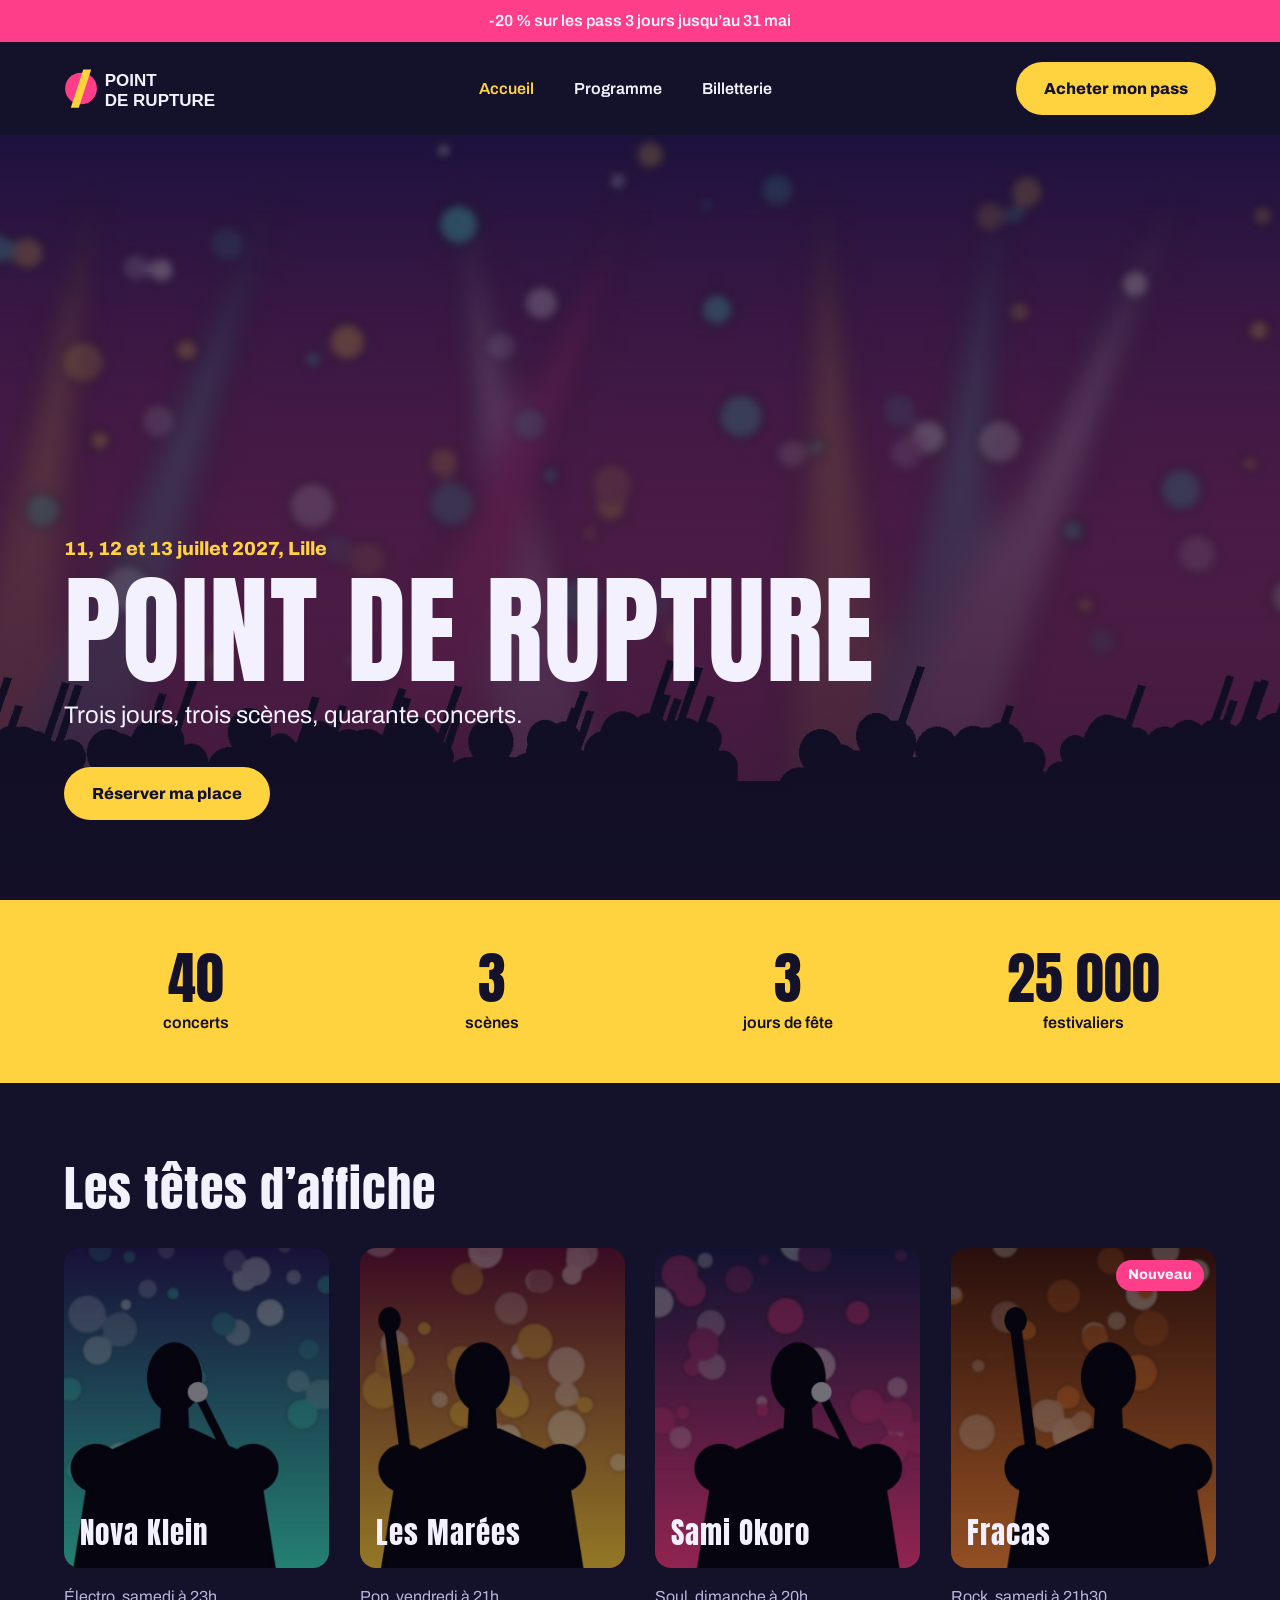
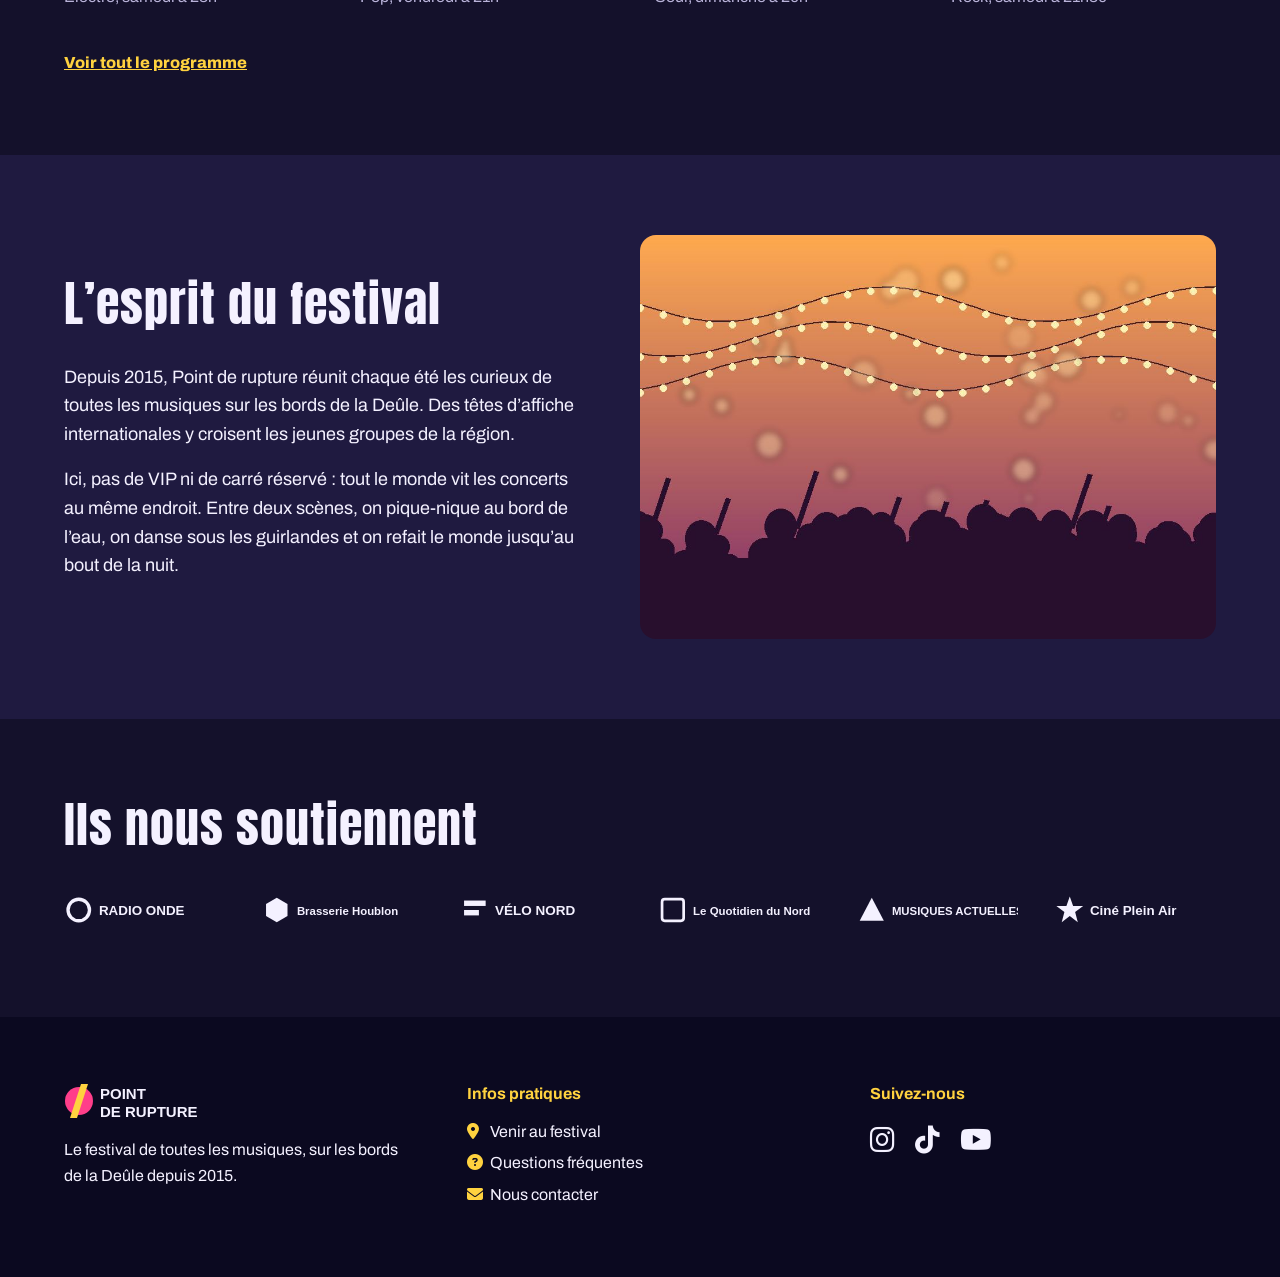
<file: site/index.html>
<!DOCTYPE html>
<html lang="fr">
<head>
    <meta charset="UTF-8">
    <meta name="viewport" content="width=device-width, initial-scale=1.0">
    <title>Point de rupture, festival de musique à Lille</title>
    <link rel="preconnect" href="https://fonts.googleapis.com">
    <link rel="preconnect" href="https://fonts.gstatic.com" crossorigin>
    <link href="https://fonts.googleapis.com/css2?family=Anton&family=Archivo:wght@400;600;800&display=swap" rel="stylesheet">
    <!-- T18 : Font Awesome pour les icônes -->
    <link rel="stylesheet" href="https://cdnjs.cloudflare.com/ajax/libs/font-awesome/6.5.1/css/all.min.css">
    <link rel="stylesheet" href="css/style.css">
</head>
<body>

<!-- BANDEAU PROMO -->
<div class="bandeau-promo">-20 % sur les pass 3 jours jusqu’au 31 mai</div>

<!-- HEADER -->
<header class="header">
    <a href="index.html" class="logo"><img src="images/logo.svg" alt="Point de rupture, retour à l’accueil"></a>
    <nav class="nav">
        <a href="index.html" class="actif">Accueil</a>
        <a href="programme.html">Programme</a>
        <a href="billetterie.html">Billetterie</a>
    </nav>
    <a href="billetterie.html" class="btn-header">Acheter mon pass</a>
</header>

<main>

    <!-- HÉRO -->
    <section class="hero">
        <div class="hero-contenu">
            <p class="hero-dates">11, 12 et 13 juillet 2027, Lille</p>
            <h1>Point de rupture</h1>
            <p class="hero-slogan">Trois jours, trois scènes, quarante concerts.</p>
            <a href="billetterie.html" class="btn">Réserver ma place</a>
        </div>
    </section>

    <!-- CHIFFRES -->
    <section class="chiffres">
        <div class="chiffre"><strong>40</strong><span>concerts</span></div>
        <div class="chiffre"><strong>3</strong><span>scènes</span></div>
        <div class="chiffre"><strong>3</strong><span>jours de fête</span></div>
        <div class="chiffre"><strong>25 000</strong><span>festivaliers</span></div>
    </section>

    <!-- TÊTES D’AFFICHE -->
    <section class="section" id="affiches">
        <h2>Les têtes d’affiche</h2>
        <div class="artistes">
            <article class="artiste">
                <img src="images/artiste1.jpg" alt="Nova Klein sur scène">
                <h3>Nova Klein</h3>
                <p>Électro, samedi à 23h</p>
            </article>
            <article class="artiste">
                <img src="images/artiste2.jpg" alt="Les Marées en concert">
                <h3>Les Marées</h3>
                <p>Pop, vendredi à 21h</p>
            </article>
            <article class="artiste">
                <img src="images/artiste3.jpg" alt="Sami Okoro au micro">
                <h3>Sami Okoro</h3>
                <p>Soul, dimanche à 20h</p>
            </article>
            <article class="artiste">
                <img src="images/artiste4.jpg" alt="Fracas sur la grande scène">
                <!-- T21 : badge Nouveau, écrit après l’image pour passer devant -->
                <span class="badge-nouveau">Nouveau</span>
                <h3>Fracas</h3>
                <p>Rock, samedi à 21h30</p>
            </article>
        </div>
        <!-- T17 : il manquait le l de .html -->
        <a href="programme.html" class="lien-programme">Voir tout le programme</a>
    </section>

    <!-- L’ESPRIT DU FESTIVAL -->
    <section class="section" id="esprit">
        <div class="esprit-texte">
            <h2>L’esprit du festival</h2>
            <p>Depuis 2015, Point de rupture réunit chaque été les curieux de toutes les musiques sur les bords de la Deûle. Des têtes d’affiche internationales y croisent les jeunes groupes de la région.</p>
            <p>Ici, pas de VIP ni de carré réservé : tout le monde vit les concerts au même endroit. Entre deux scènes, on pique-nique au bord de l’eau, on danse sous les guirlandes et on refait le monde jusqu’au bout de la nuit.</p>
        </div>
        <img class="esprit-image" src="images/esprit.jpg" alt="Le public sous les guirlandes au coucher du soleil">
    </section>

    <!-- PARTENAIRES -->
    <section class="section" id="partenaires">
        <h2>Ils nous soutiennent</h2>
        <div class="logos">
            <img src="images/partenaire1.svg" alt="Radio Onde">
            <img src="images/partenaire2.svg" alt="Brasserie Houblon">
            <img src="images/partenaire3.svg" alt="Vélo Nord">
            <img src="images/partenaire4.svg" alt="Le Quotidien du Nord">
            <img src="images/partenaire5.svg" alt="Musiques actuelles">
            <img src="images/partenaire6.svg" alt="Ciné plein air">
        </div>
    </section>

</main>

<!-- FOOTER -->
<footer class="footer">
    <div class="footer-col">
        <img src="images/logo.svg" alt="Point de rupture">
        <p>Le festival de toutes les musiques, sur les bords de la Deûle depuis 2015.</p>
    </div>
    <div class="footer-col">
        <h4>Infos pratiques</h4>
        <!-- T18 : une icône jaune devant chaque lien -->
        <a href="#"><i class="fa-solid fa-location-dot icone-info"></i> Venir au festival</a>
        <a href="billetterie.html#faq"><i class="fa-solid fa-circle-question icone-info"></i> Questions fréquentes</a>
        <a href="#"><i class="fa-solid fa-envelope icone-info"></i> Nous contacter</a>
    </div>
    <div class="footer-col">
        <h4>Suivez-nous</h4>
        <!-- T18 : les icônes des réseaux, regroupées dans un div pour les mettre côte à côte -->
        <div class="reseaux">
            <a href="#" aria-label="Instagram"><i class="fa-brands fa-instagram"></i></a>
            <a href="#" aria-label="TikTok"><i class="fa-brands fa-tiktok"></i></a>
            <a href="#" aria-label="YouTube"><i class="fa-brands fa-youtube"></i></a>
        </div>
    </div>
</footer>

<!-- BARRE MOBILE (Kevin : le client la veut seulement sur téléphone, voir le CSS) -->
<a href="billetterie.html" class="barre-mobile">Acheter mon pass</a>

</body>
</html>
</file>
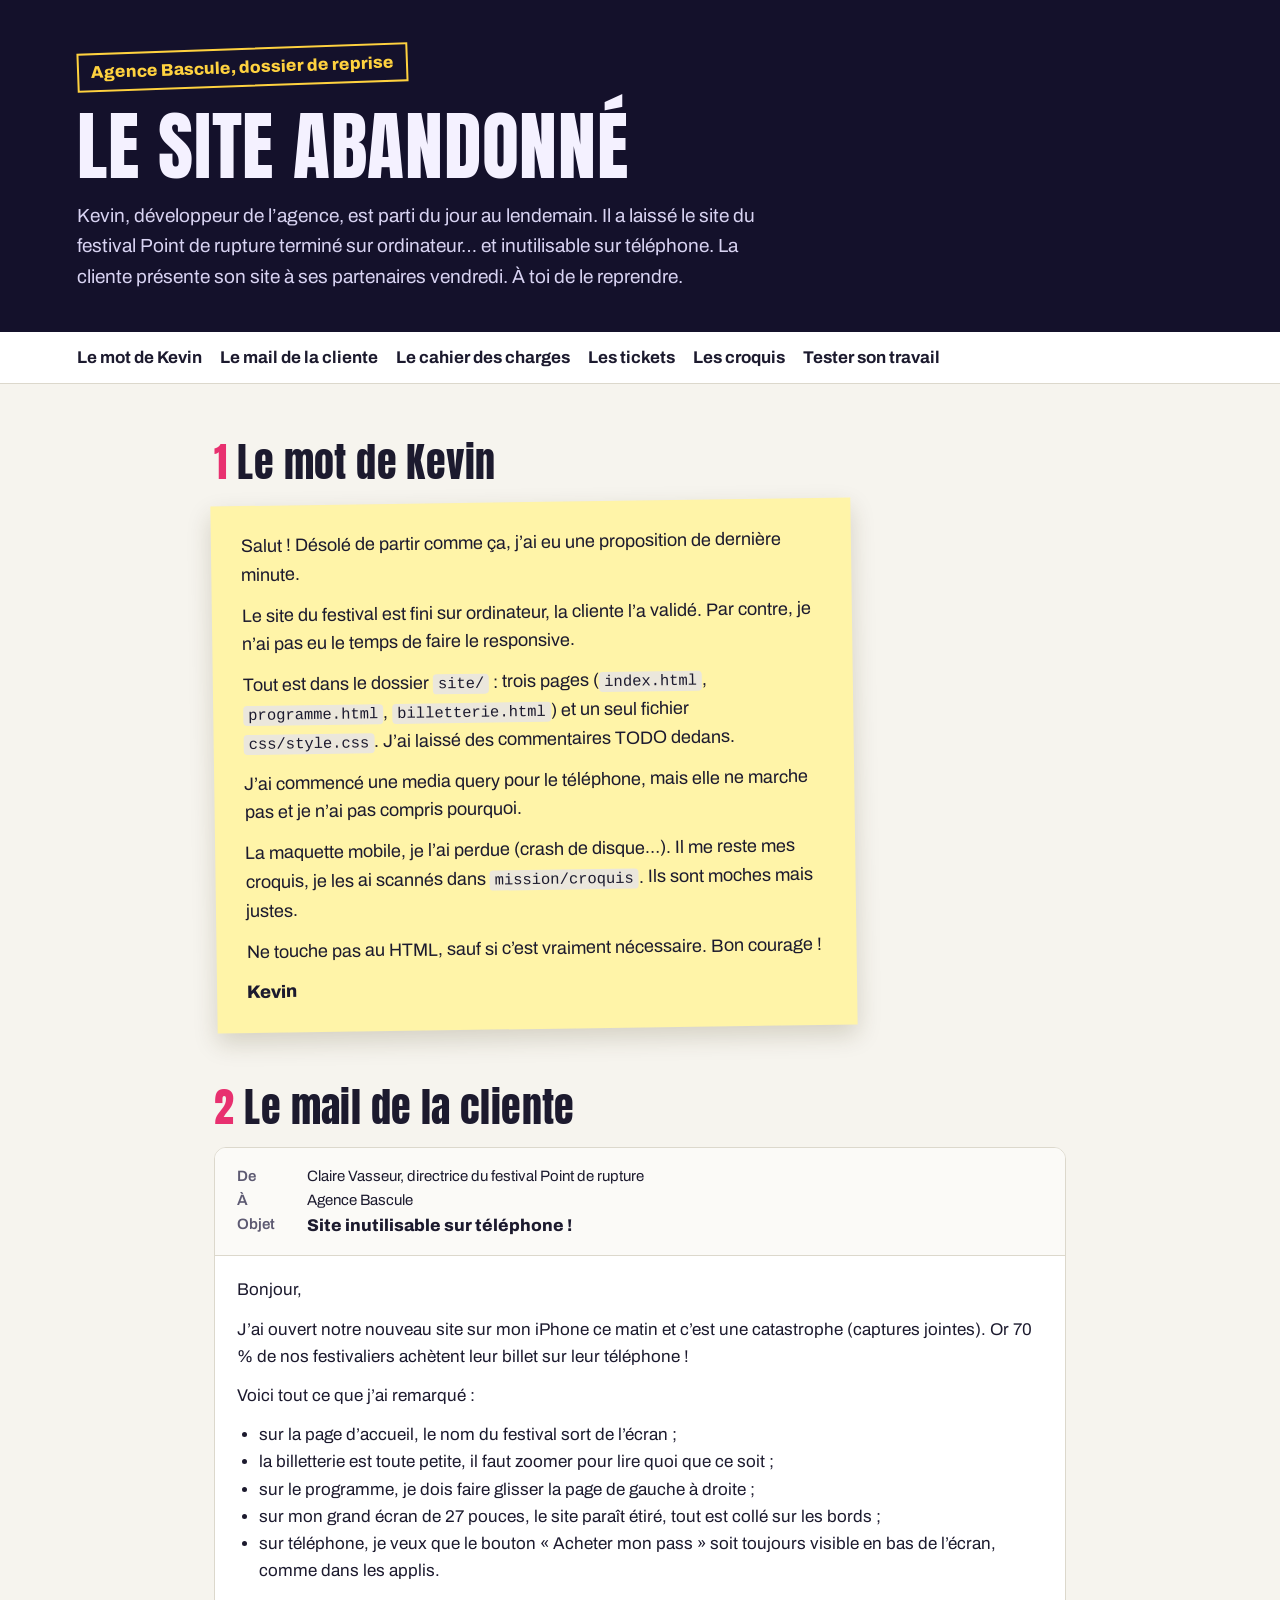
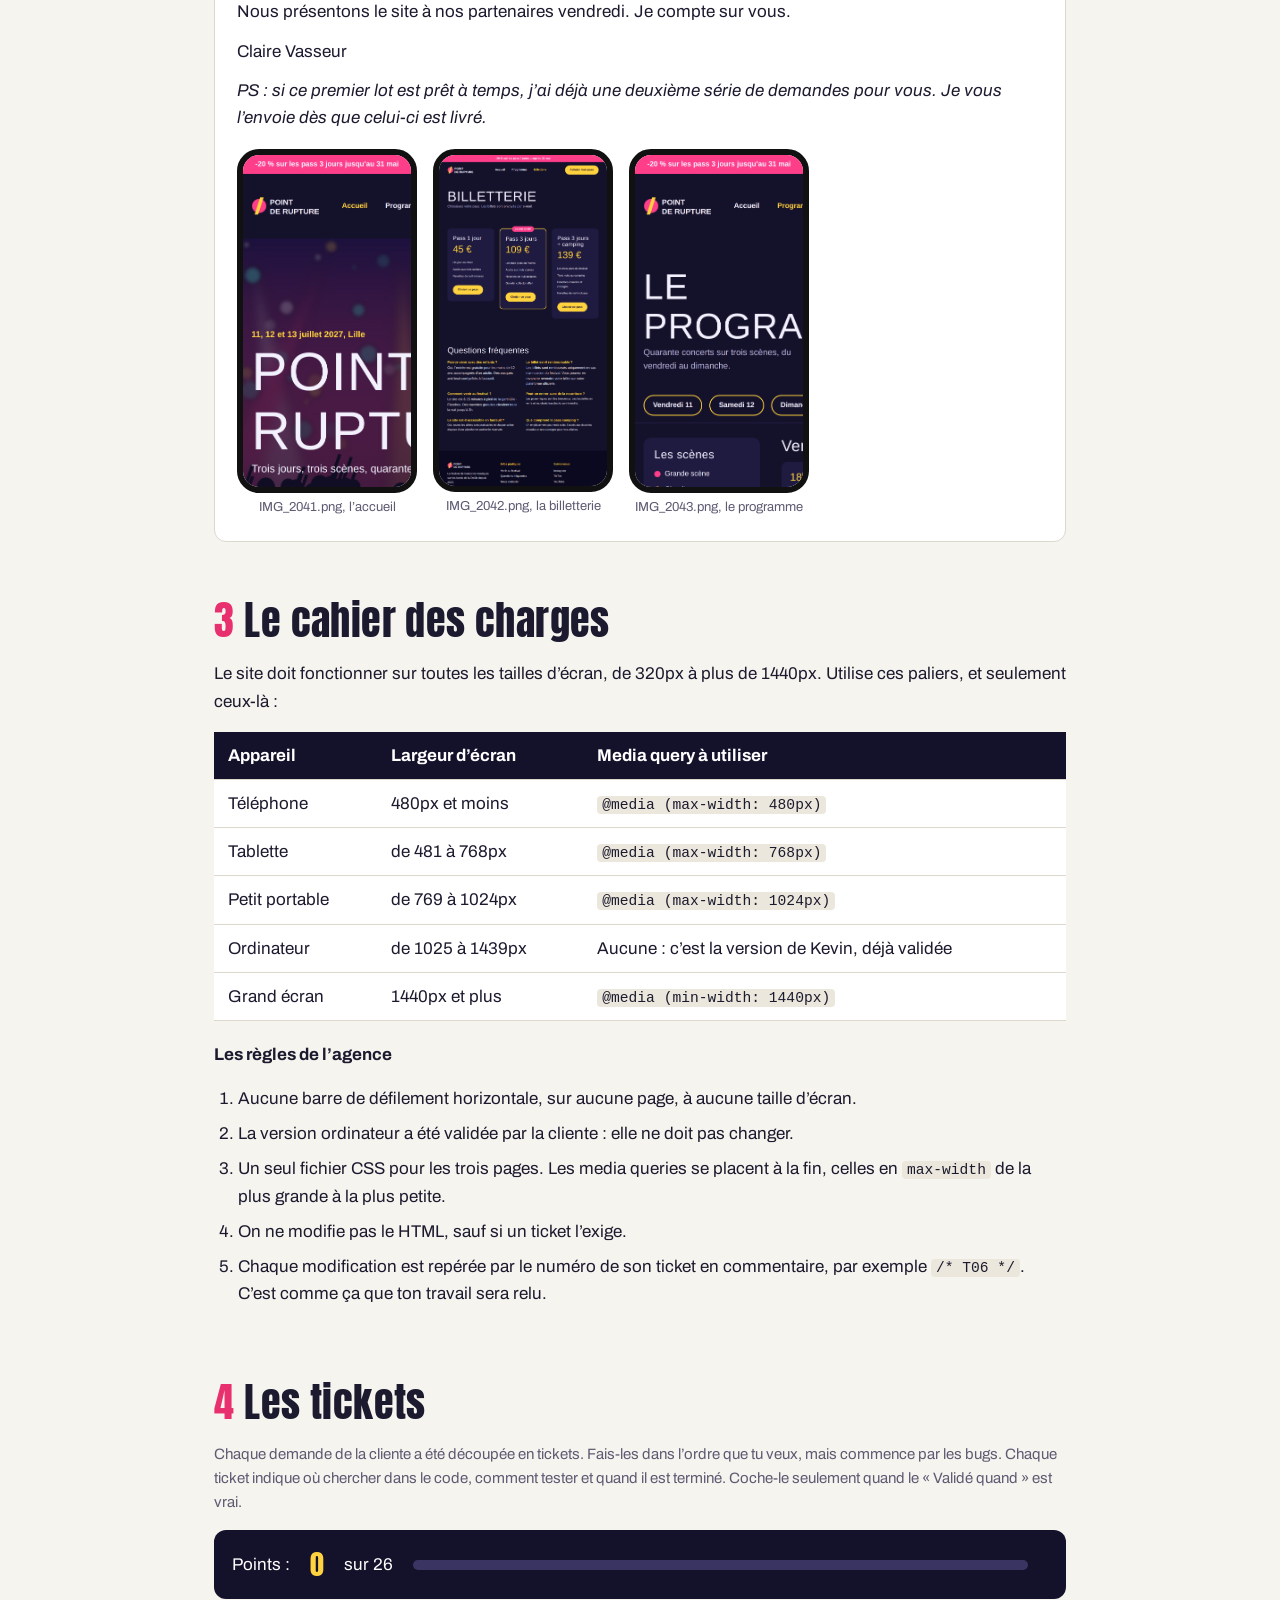
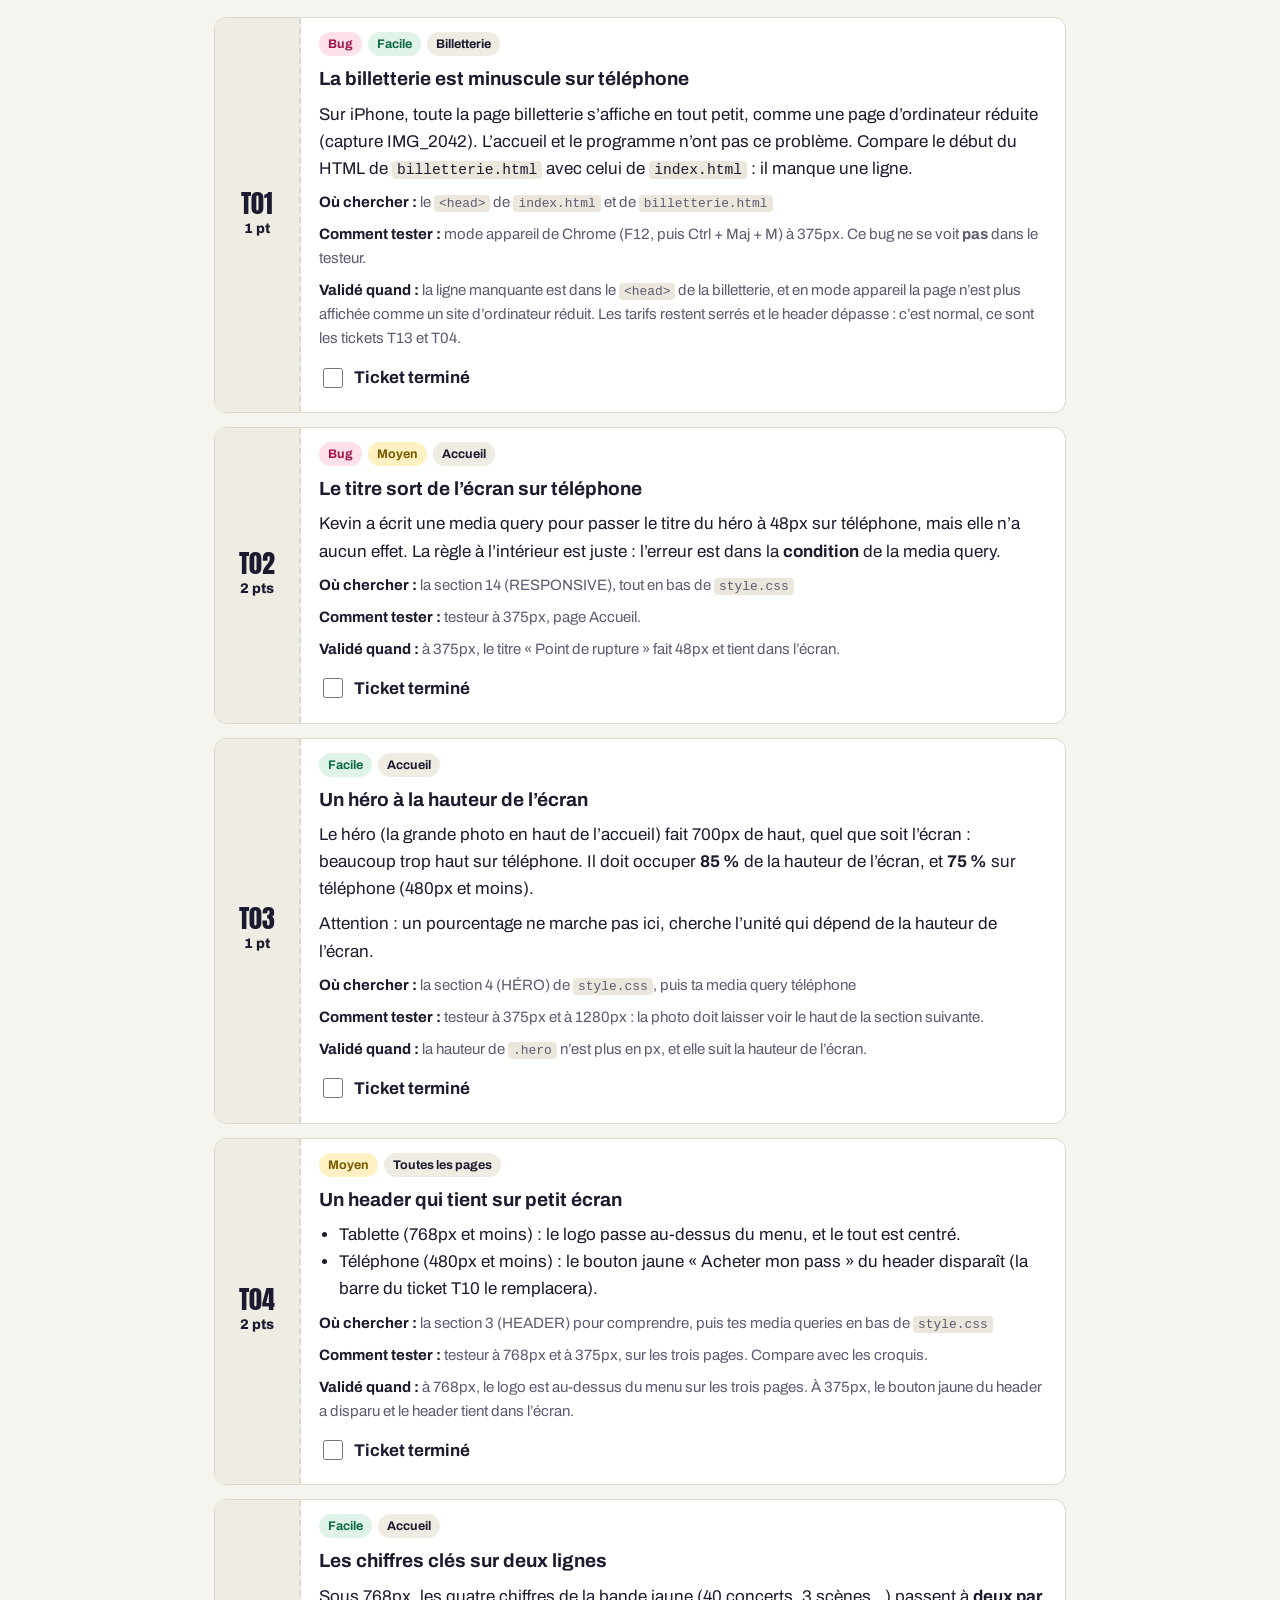
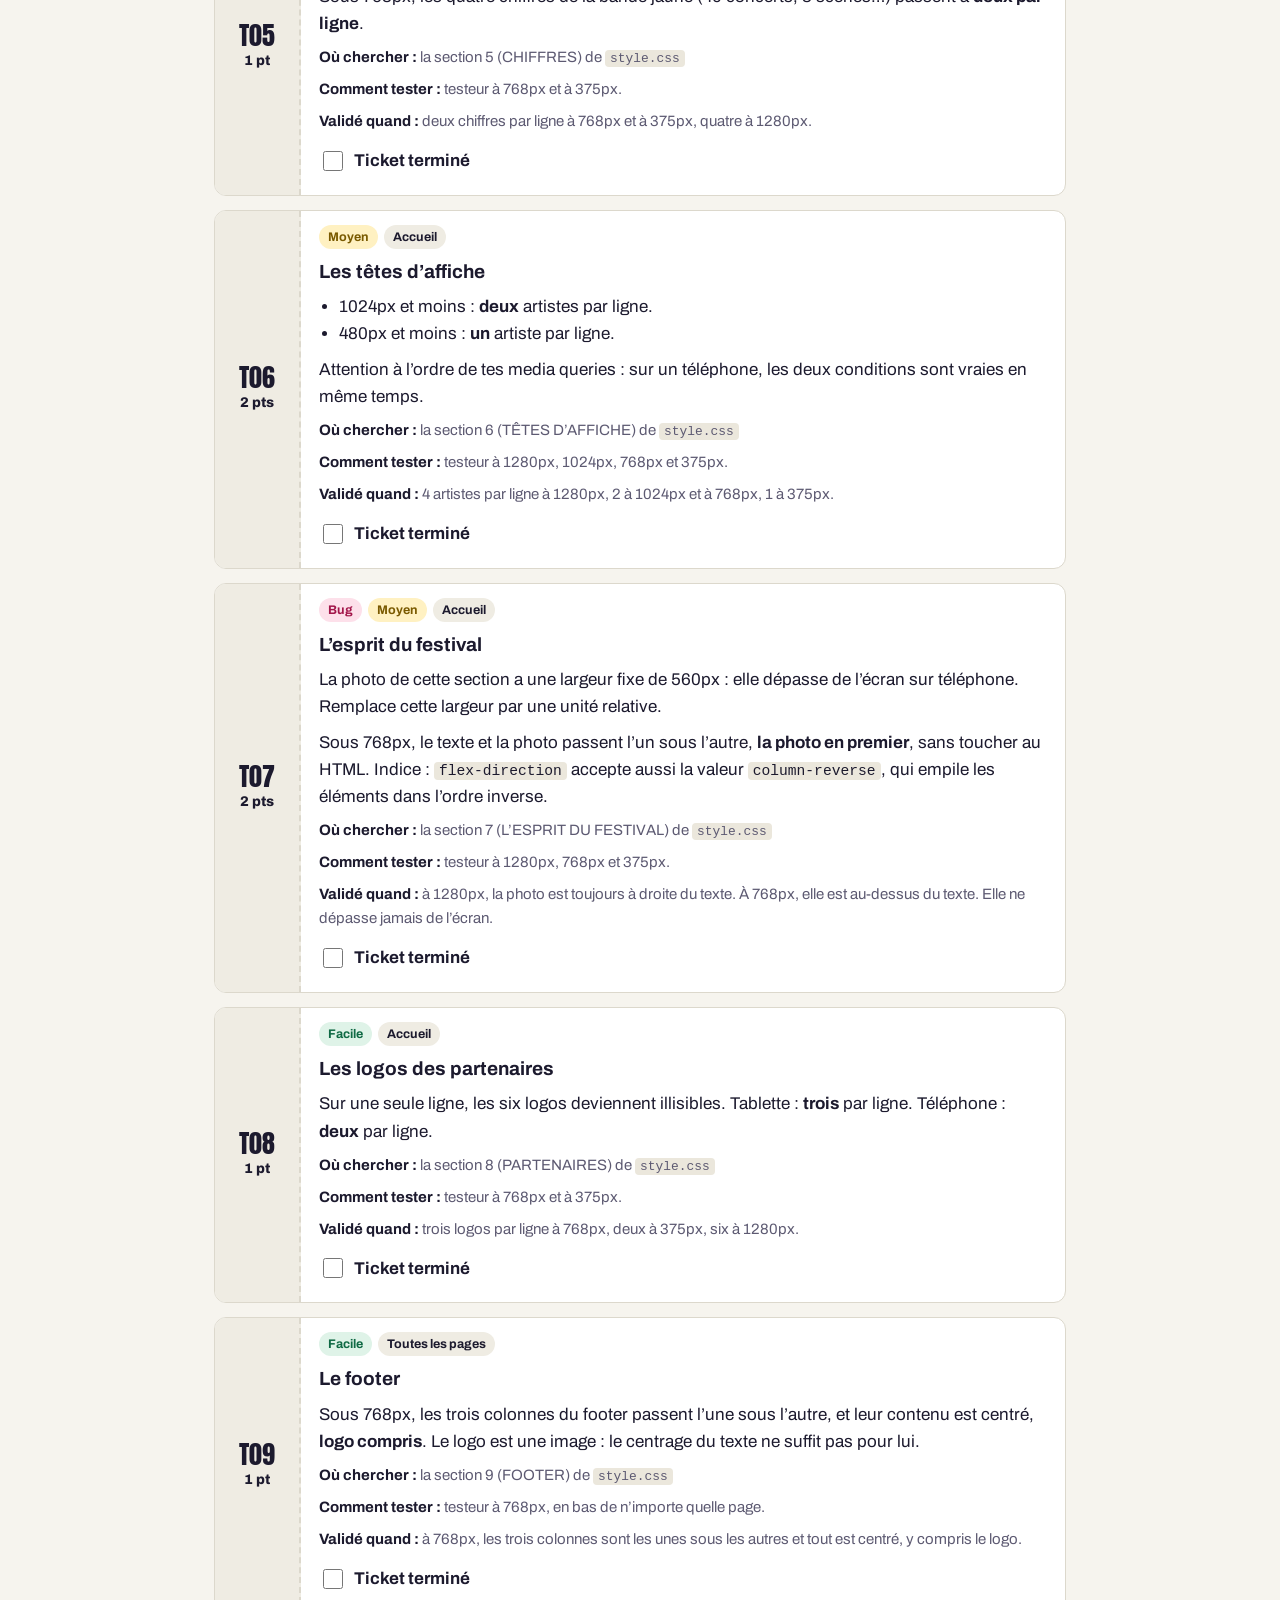
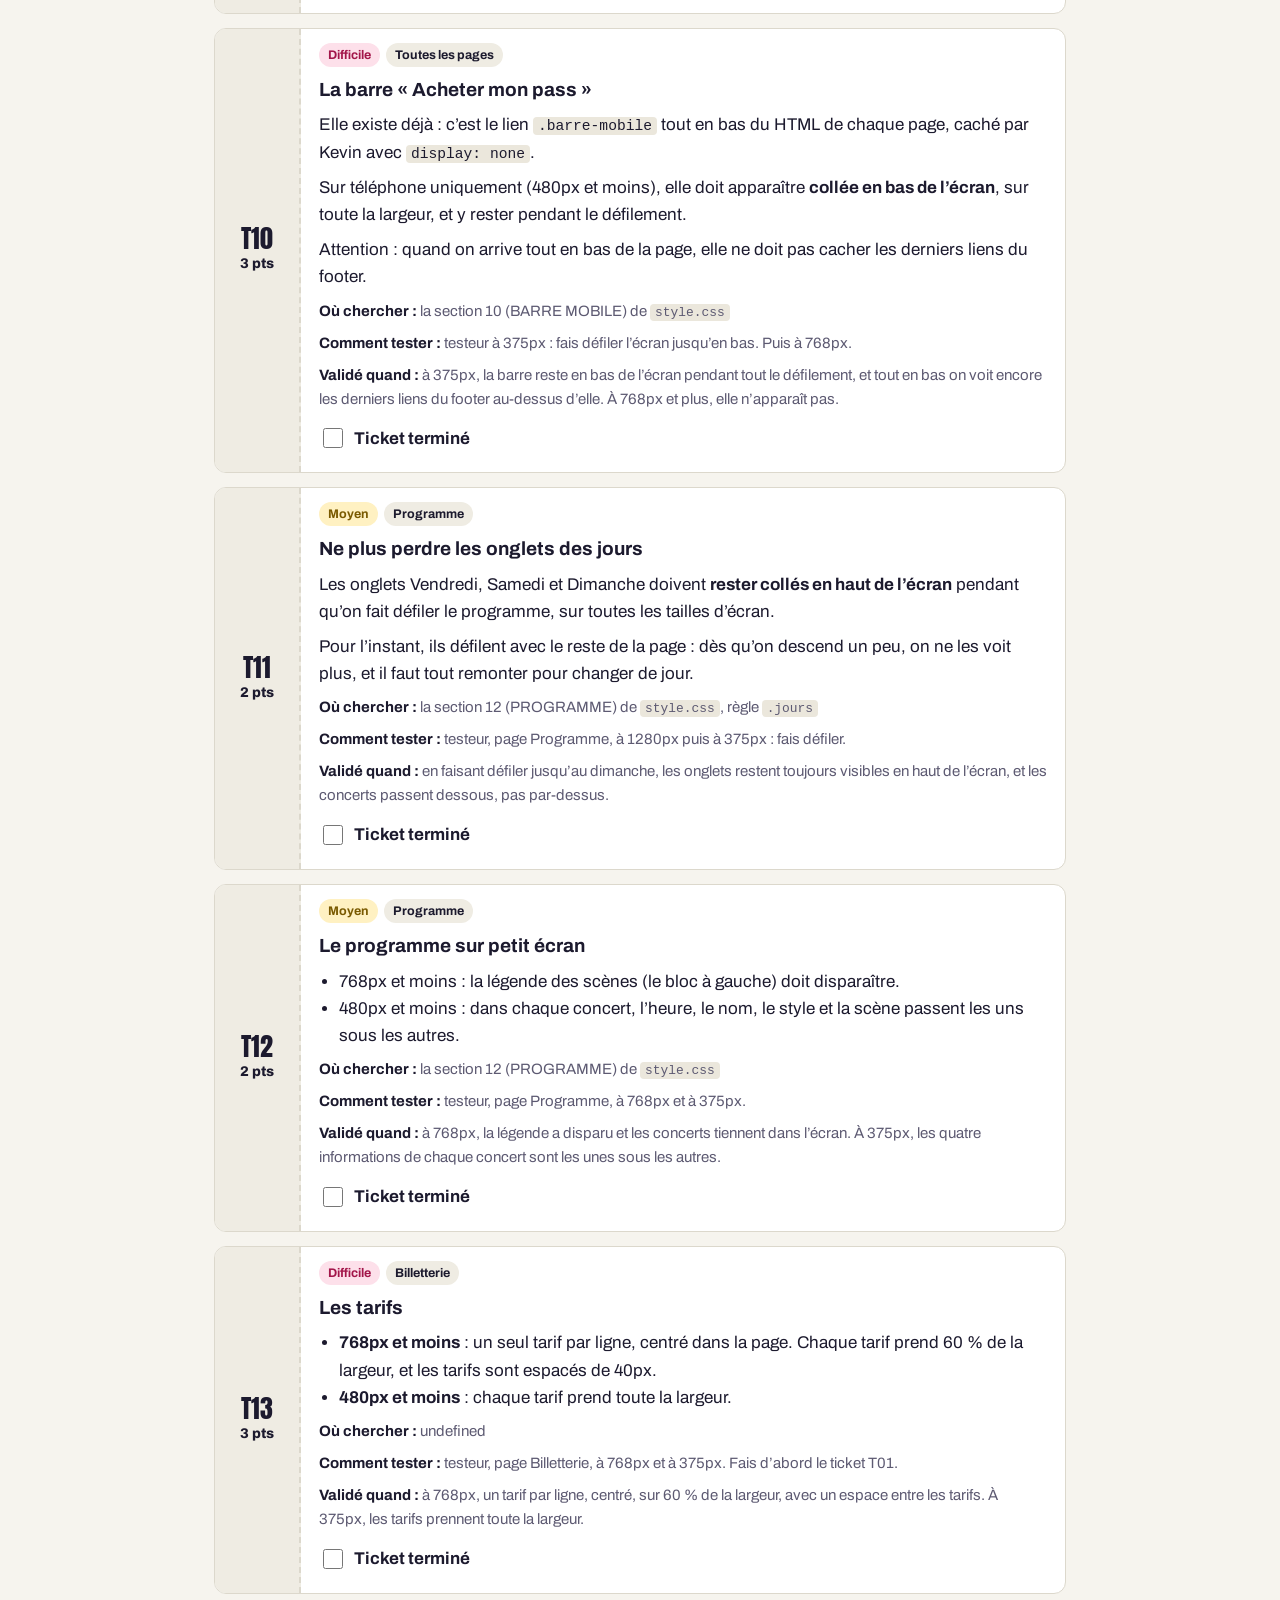
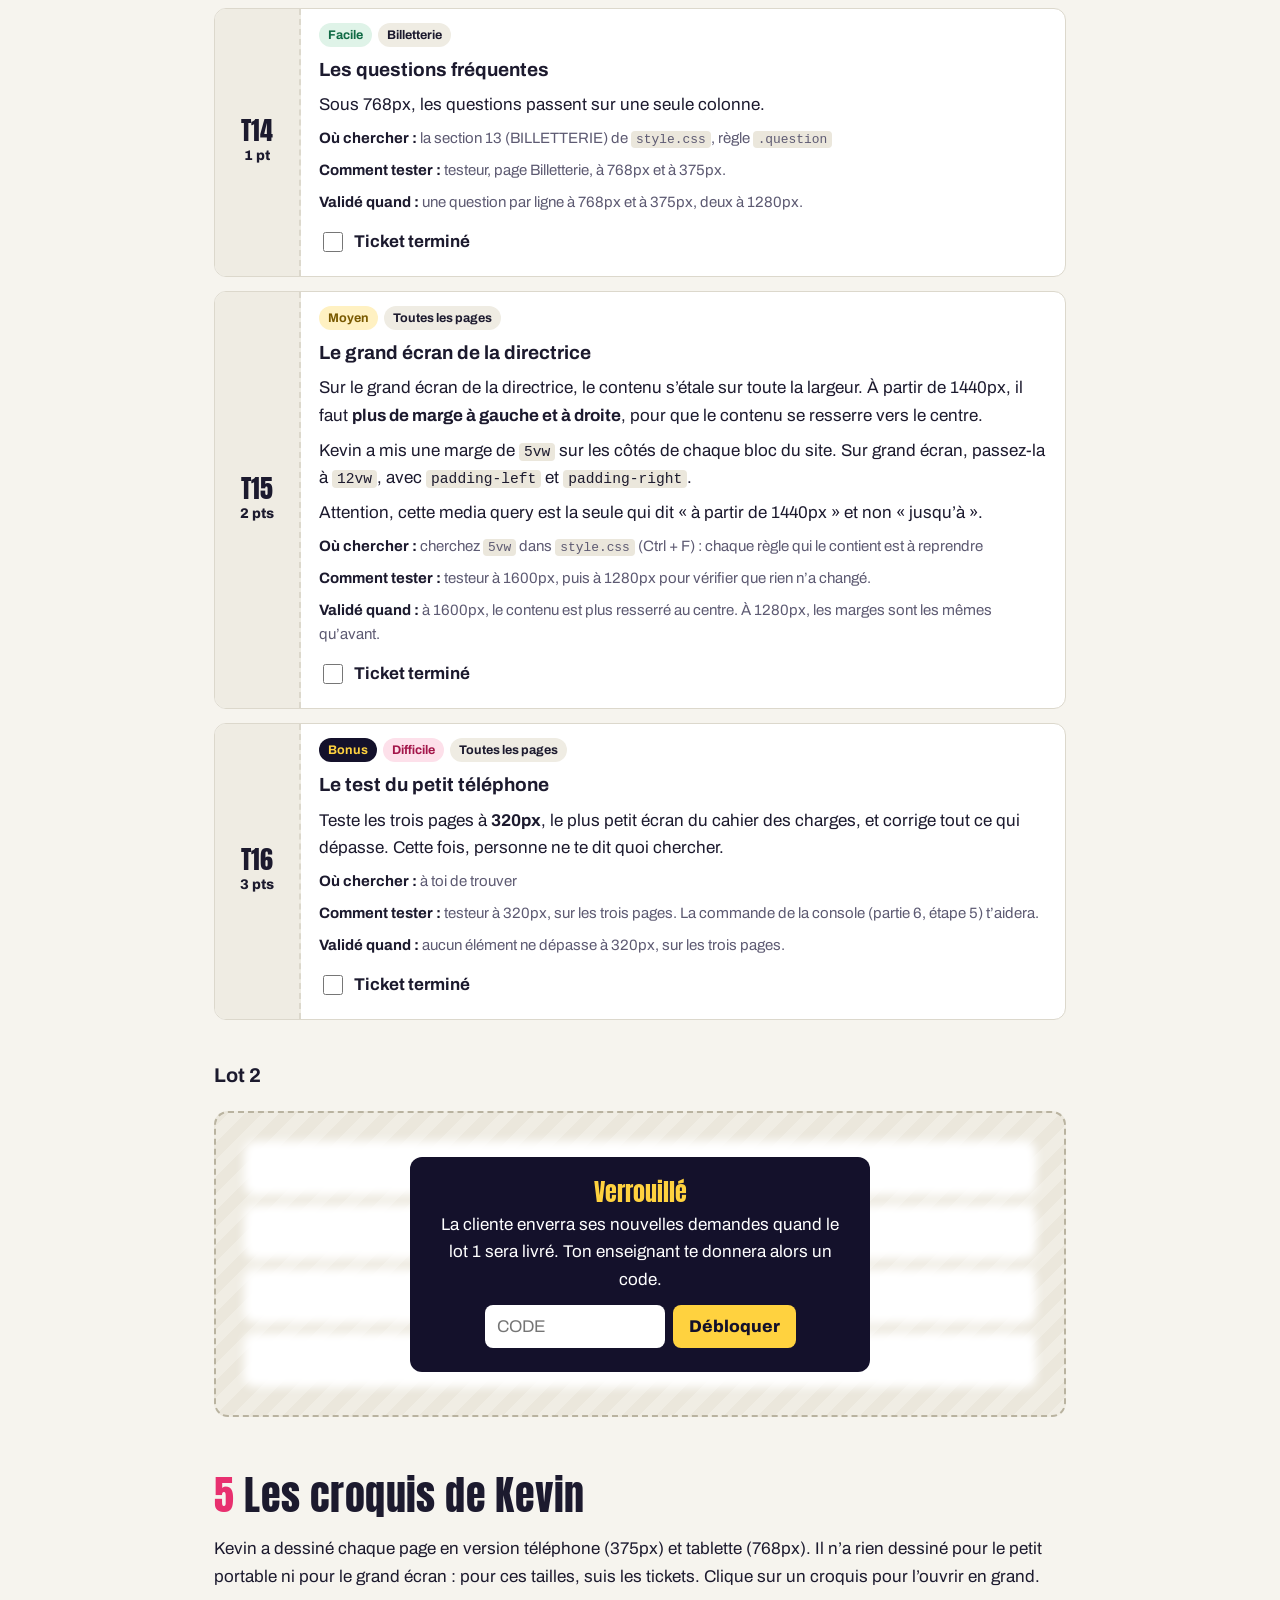
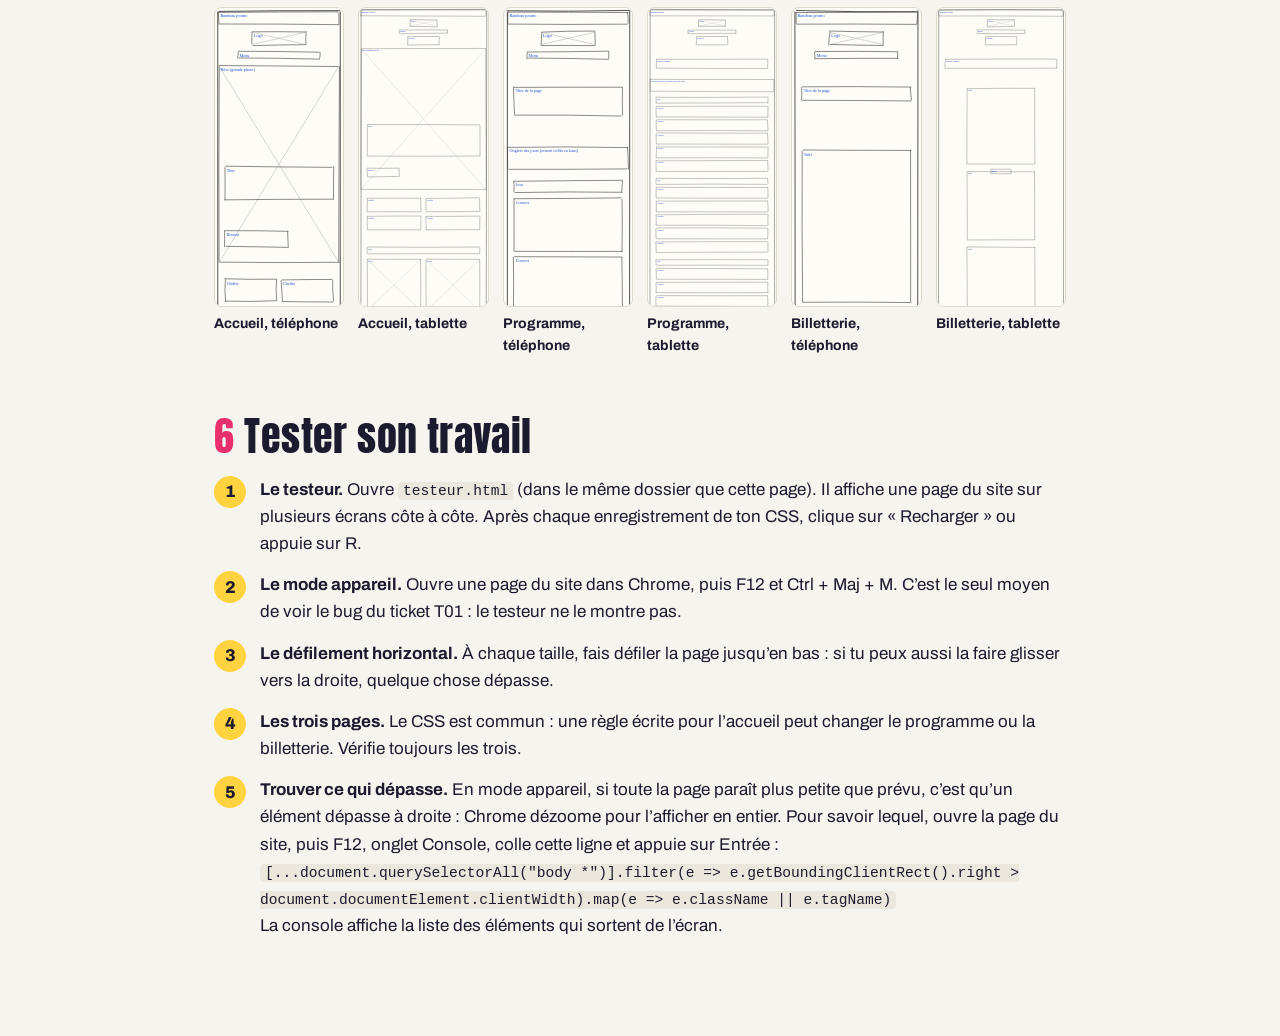
<file: 00-MISSION.html>
<!DOCTYPE html>
<html lang="fr">
<head>
<meta charset="UTF-8">
<meta name="viewport" content="width=device-width, initial-scale=1.0">
<title>Mission : le site abandonné du festival Point de rupture</title>
<link rel="preconnect" href="https://fonts.googleapis.com">
<link rel="preconnect" href="https://fonts.gstatic.com" crossorigin>
<link href="https://fonts.googleapis.com/css2?family=Anton&family=Archivo:wght@400;600;800&display=swap" rel="stylesheet">
<style>
  :root {
    --papier: #f6f4ee;
    --blanc: #ffffff;
    --encre: #1c1a2e;
    --gris: #5d5a72;
    --ligne: #dcd8cc;
    --rose: #e8306f;
    --jaune: #ffd23f;
    --nuit: #14112b;
    --vert: #138a5b;
  }
  * { box-sizing: border-box; }
  body {
    margin: 0;
    background: var(--papier);
    color: var(--encre);
    font: 400 17px/1.6 "Archivo", Arial, sans-serif;
  }
  a { color: var(--rose); }
  code {
    font: 0.86em Consolas, "Courier New", monospace;
    background: #ebe7dc;
    border-radius: 4px;
    padding: 1px 5px;
  }
  h1, h2 { font-family: "Anton", Impact, sans-serif; font-weight: 400; letter-spacing: 0.01em; line-height: 1.1; }

  /* En-tête */
  .une {
    background: var(--nuit);
    color: #f4f1ff;
    padding: 48px 6vw 40px;
  }
  .une p.tampon {
    display: inline-block;
    margin: 0 0 18px;
    padding: 4px 12px;
    border: 2px solid var(--jaune);
    color: var(--jaune);
    font-weight: 800;
    transform: rotate(-2deg);
  }
  .une h1 { margin: 0 0 12px; font-size: clamp(40px, 6vw, 76px); text-transform: uppercase; max-width: 16ch; }
  .une .chapo { margin: 0; max-width: 62ch; font-size: 19px; color: #d8d3f2; }
  nav.sommaire {
    position: sticky;
    top: 0;
    z-index: 10;
    display: flex;
    flex-wrap: wrap;
    gap: 6px 18px;
    padding: 12px 6vw;
    background: var(--blanc);
    border-bottom: 1px solid var(--ligne);
  }
  nav.sommaire a { color: var(--encre); font-weight: 700; text-decoration: none; }
  nav.sommaire a:hover { color: var(--rose); }

  main { max-width: 980px; margin: 0 auto; padding: 0 5vw 80px; }
  section { padding-top: 56px; }
  section > h2 { font-size: 40px; margin: 0 0 18px; }
  .num { color: var(--rose); margin-right: 10px; }

  /* Mot de Kevin : un post-it */
  .postit {
    max-width: 640px;
    background: #fff4a8;
    padding: 26px 30px;
    box-shadow: 0 10px 24px rgba(60, 50, 0, 0.18);
    transform: rotate(-0.8deg);
    font-size: 18px;
  }
  .postit p { margin: 0 0 12px; }
  .postit .signature { font-weight: 800; margin: 0; }

  /* Mail */
  .mail { background: var(--blanc); border: 1px solid var(--ligne); border-radius: 12px; overflow: hidden; }
  .mail-entete { padding: 16px 22px; border-bottom: 1px solid var(--ligne); background: #fbfaf7; font-size: 15px; }
  .mail-entete div { display: grid; grid-template-columns: 70px 1fr; }
  .mail-entete b { color: var(--gris); font-weight: 600; }
  .mail-objet { font-weight: 800; font-size: 17px; }
  .mail-corps { padding: 20px 22px 24px; }
  .mail-corps p { margin: 0 0 12px; }
  .mail-corps ul { margin: 0 0 14px; padding-left: 22px; }
  .pj { display: flex; flex-wrap: wrap; gap: 16px; margin-top: 18px; }
  .pj figure { margin: 0; width: 180px; }
  .pj img { width: 100%; display: block; border: 6px solid #111; border-radius: 22px; }
  .pj figcaption { font-size: 13px; color: var(--gris); margin-top: 4px; text-align: center; }

  /* Cahier des charges */
  .tableau { overflow-x: auto; margin-bottom: 20px; }
  table { border-collapse: collapse; width: 100%; background: var(--blanc); min-width: 560px; }
  th, td { text-align: left; padding: 10px 14px; border-bottom: 1px solid var(--ligne); vertical-align: top; }
  th { background: var(--nuit); color: #fff; font-weight: 700; }
  ol.regles { padding-left: 24px; }
  ol.regles li { margin-bottom: 8px; }

  /* Tickets */
  .score {
    position: sticky;
    top: 50px;
    z-index: 5;
    display: flex;
    flex-wrap: wrap;
    align-items: center;
    gap: 10px 20px;
    padding: 12px 18px;
    margin-bottom: 18px;
    background: var(--nuit);
    color: #fff;
    border-radius: 12px;
  }
  .score strong { font-family: "Anton", Impact, sans-serif; font-weight: 400; font-size: 28px; color: var(--jaune); }
  .jauge { flex: 1; min-width: 160px; height: 10px; background: #3a3462; border-radius: 99px; overflow: hidden; }
  .jauge span { display: block; height: 100%; width: 0; background: var(--jaune); transition: width 0.3s; }
  .legende-tickets { color: var(--gris); font-size: 15px; margin: 0 0 16px; }
  .tickets { display: grid; gap: 14px; }
  .ticket {
    display: grid;
    grid-template-columns: 86px 1fr;
    background: var(--blanc);
    border: 1px solid var(--ligne);
    border-radius: 12px;
    overflow: hidden;
  }
  .ticket .talon {
    display: flex;
    flex-direction: column;
    align-items: center;
    justify-content: center;
    gap: 2px;
    padding: 12px 6px;
    background: #efece3;
    border-right: 2px dashed var(--ligne);
    text-align: center;
  }
  .talon .id { font-family: "Anton", Impact, sans-serif; font-size: 26px; line-height: 1; }
  .talon .pts { font-weight: 800; font-size: 14px; }
  .ticket .contenu { padding: 14px 18px 16px; }
  .ticket h3 { margin: 0 0 6px; font-size: 19px; }
  .etiquettes { display: flex; flex-wrap: wrap; gap: 6px; margin-bottom: 8px; }
  .etiquette { font-size: 12.5px; font-weight: 700; padding: 2px 9px; border-radius: 99px; background: #efece3; }
  .etiquette.bug { background: #fde0ea; color: #a3164a; }
  .etiquette.facile { background: #dff3e8; color: #106a45; }
  .etiquette.moyen { background: #fff1c2; color: #7a5a00; }
  .etiquette.difficile { background: #fde0ea; color: #a3164a; }
  .etiquette.bonus { background: var(--nuit); color: var(--jaune); }
  .ticket p { margin: 0 0 8px; }
  .ticket ul { margin: 0 0 8px; padding-left: 20px; }
  .valide { font-size: 15px; color: var(--gris); }
  .valide b { color: var(--encre); }
  .fait { display: inline-flex; align-items: center; gap: 8px; margin-top: 6px; font-weight: 700; cursor: pointer; }
  .fait input { width: 20px; height: 20px; accent-color: var(--vert); }
  .ticket.termine { border-color: var(--vert); }
  .ticket.termine .talon { background: #dff3e8; }

  /* Croquis */
  .croquis { display: grid; grid-template-columns: repeat(auto-fill, minmax(120px, 1fr)); gap: 14px; }
  .croquis a { display: block; text-decoration: none; color: var(--encre); }
  .croquis .vignette { height: 300px; overflow: hidden; background: #fdfcf7; border: 1px solid var(--ligne); border-radius: 8px; }
  .croquis img { width: 100%; display: block; }
  .croquis span { display: block; font-weight: 700; font-size: 14px; margin-top: 6px; }

  /* Étapes de test */
  .etapes { counter-reset: e; list-style: none; padding: 0; }
  .etapes li { counter-increment: e; position: relative; padding-left: 46px; margin-bottom: 14px; }
  .etapes li::before {
    content: counter(e);
    position: absolute;
    left: 0;
    top: 0;
    width: 32px;
    height: 32px;
    border-radius: 50%;
    background: var(--jaune);
    font-weight: 800;
    display: grid;
    place-items: center;
  }

  /* Lot 2 */
  .lot2 {
    position: relative;
    margin-top: 10px;
    padding: 28px;
    border: 2px dashed #b9b3a0;
    border-radius: 14px;
    background: repeating-linear-gradient(-45deg, #f0ede4, #f0ede4 12px, #ebe7dc 12px, #ebe7dc 24px);
  }
  .lot2 .flou { display: grid; gap: 10px; filter: blur(5px); user-select: none; pointer-events: none; }
  .lot2 .flou div { height: 54px; background: var(--blanc); border-radius: 10px; }
  .lot2 .cadenas {
    position: absolute;
    inset: 0;
    display: grid;
    place-items: center;
    text-align: center;
    padding: 20px;
  }
  .lot2 .cadenas .bulle { margin: 0; max-width: 46ch; background: var(--nuit); color: #fff; padding: 16px 22px; border-radius: 12px; }
  .lot2 .cadenas .bulle strong { color: var(--jaune); font-family: "Anton", Impact, sans-serif; font-weight: 400; font-size: 24px; display: block; }

  .lot2-form { display: flex; gap: 8px; justify-content: center; margin-top: 12px; }
  .lot2-form input { font: inherit; padding: 8px 12px; border-radius: 8px; border: 0; width: 180px; text-transform: uppercase; }
  .lot2-form button { font: inherit; font-weight: 800; padding: 8px 16px; border-radius: 8px; border: 0; background: var(--jaune); color: var(--nuit); cursor: pointer; }
  .lot2-erreur { display: block; margin-top: 8px; color: var(--jaune); font-size: 14px; }

  @media (max-width: 600px) {
    .ticket { grid-template-columns: 1fr; }
    .ticket .talon { flex-direction: row; gap: 12px; border-right: 0; border-bottom: 2px dashed var(--ligne); }
    .score { top: 88px; }
  }
  @media print {
    nav.sommaire, .score { position: static; }
    .ticket { break-inside: avoid; }
    .une { background: #fff; color: #000; }
  }
</style>
</head>
<body>

<header class="une">
  <p class="tampon">Agence Bascule, dossier de reprise</p>
  <h1>Le site abandonné</h1>
  <p class="chapo">Kevin, développeur de l’agence, est parti du jour au lendemain. Il a laissé le site du festival Point de rupture terminé sur ordinateur… et inutilisable sur téléphone. La cliente présente son site à ses partenaires vendredi. À toi de le reprendre.</p>
</header>

<nav class="sommaire" aria-label="Sommaire">
  <a href="#kevin">Le mot de Kevin</a>
  <a href="#mail">Le mail de la cliente</a>
  <a href="#cahier">Le cahier des charges</a>
  <a href="#tickets">Les tickets</a>
  <a href="#croquis">Les croquis</a>
  <a href="#tester">Tester son travail</a>
</nav>

<main>

  <!-- 1. KEVIN -->
  <section id="kevin">
    <h2><span class="num">1</span>Le mot de Kevin</h2>
    <div class="postit">
      <p>Salut ! Désolé de partir comme ça, j’ai eu une proposition de dernière minute.</p>
      <p>Le site du festival est fini sur ordinateur, la cliente l’a validé. Par contre, je n’ai pas eu le temps de faire le responsive.</p>
      <p>Tout est dans le dossier <code>site/</code> : trois pages (<code>index.html</code>, <code>programme.html</code>, <code>billetterie.html</code>) et un seul fichier <code>css/style.css</code>. J’ai laissé des commentaires TODO dedans.</p>
      <p>J’ai commencé une media query pour le téléphone, mais elle ne marche pas et je n’ai pas compris pourquoi.</p>
      <p>La maquette mobile, je l’ai perdue (crash de disque…). Il me reste mes croquis, je les ai scannés dans <code>mission/croquis</code>. Ils sont moches mais justes.</p>
      <p>Ne touche pas au HTML, sauf si c’est vraiment nécessaire. Bon courage !</p>
      <p class="signature">Kevin</p>
    </div>
  </section>

  <!-- 2. MAIL -->
  <section id="mail">
    <h2><span class="num">2</span>Le mail de la cliente</h2>
    <article class="mail">
      <div class="mail-entete">
        <div><b>De</b><span>Claire Vasseur, directrice du festival Point de rupture</span></div>
        <div><b>À</b><span>Agence Bascule</span></div>
        <div><b>Objet</b><span class="mail-objet">Site inutilisable sur téléphone !</span></div>
      </div>
      <div class="mail-corps">
        <p>Bonjour,</p>
        <p>J’ai ouvert notre nouveau site sur mon iPhone ce matin et c’est une catastrophe (captures jointes). Or 70 % de nos festivaliers achètent leur billet sur leur téléphone !</p>
        <p>Voici tout ce que j’ai remarqué :</p>
        <ul>
          <li>sur la page d’accueil, le nom du festival sort de l’écran ;</li>
          <li>la billetterie est toute petite, il faut zoomer pour lire quoi que ce soit ;</li>
          <li>sur le programme, je dois faire glisser la page de gauche à droite ;</li>
          <li>sur mon grand écran de 27 pouces, le site paraît étiré, tout est collé sur les bords ;</li>
          <li>sur téléphone, je veux que le bouton « Acheter mon pass » soit toujours visible en bas de l’écran, comme dans les applis.</li>
        </ul>
        <p>Nous présentons le site à nos partenaires vendredi. Je compte sur vous.</p>
        <p>Claire Vasseur</p>
        <p><em>PS : si ce premier lot est prêt à temps, j’ai déjà une deuxième série de demandes pour vous. Je vous l’envoie dès que celui-ci est livré.</em></p>
        <div class="pj">
          <figure><a href="mission/captures/IMG_2041.png"><img src="mission/captures/IMG_2041.png" alt="Capture de l’accueil sur iPhone : le titre sort de l’écran"></a><figcaption>IMG_2041.png, l’accueil</figcaption></figure>
          <figure><a href="mission/captures/IMG_2042.png"><img src="mission/captures/IMG_2042.png" alt="Capture de la billetterie sur iPhone : la page est minuscule"></a><figcaption>IMG_2042.png, la billetterie</figcaption></figure>
          <figure><a href="mission/captures/IMG_2043.png"><img src="mission/captures/IMG_2043.png" alt="Capture du programme sur iPhone : la page déborde à droite"></a><figcaption>IMG_2043.png, le programme</figcaption></figure>
        </div>
      </div>
    </article>
  </section>

  <!-- 3. CAHIER DES CHARGES -->
  <section id="cahier">
    <h2><span class="num">3</span>Le cahier des charges</h2>
    <p>Le site doit fonctionner sur toutes les tailles d’écran, de 320px à plus de 1440px. Utilise ces paliers, et seulement ceux-là :</p>
    <div class="tableau">
      <table>
        <thead><tr><th>Appareil</th><th>Largeur d’écran</th><th>Media query à utiliser</th></tr></thead>
        <tbody>
          <tr><td>Téléphone</td><td>480px et moins</td><td><code>@media (max-width: 480px)</code></td></tr>
          <tr><td>Tablette</td><td>de 481 à 768px</td><td><code>@media (max-width: 768px)</code></td></tr>
          <tr><td>Petit portable</td><td>de 769 à 1024px</td><td><code>@media (max-width: 1024px)</code></td></tr>
          <tr><td>Ordinateur</td><td>de 1025 à 1439px</td><td>Aucune : c’est la version de Kevin, déjà validée</td></tr>
          <tr><td>Grand écran</td><td>1440px et plus</td><td><code>@media (min-width: 1440px)</code></td></tr>
        </tbody>
      </table>
    </div>
    <p><strong>Les règles de l’agence</strong></p>
    <ol class="regles">
      <li>Aucune barre de défilement horizontale, sur aucune page, à aucune taille d’écran.</li>
      <li>La version ordinateur a été validée par la cliente : elle ne doit pas changer.</li>
      <li>Un seul fichier CSS pour les trois pages. Les media queries se placent à la fin, celles en <code>max-width</code> de la plus grande à la plus petite.</li>
      <li>On ne modifie pas le HTML, sauf si un ticket l’exige.</li>
      <li>Chaque modification est repérée par le numéro de son ticket en commentaire, par exemple <code>/* T06 */</code>. C’est comme ça que ton travail sera relu.</li>
    </ol>
  </section>

  <!-- 4. TICKETS -->
  <section id="tickets">
    <h2><span class="num">4</span>Les tickets</h2>
    <p class="legende-tickets">Chaque demande de la cliente a été découpée en tickets. Fais-les dans l’ordre que tu veux, mais commence par les bugs. Chaque ticket indique où chercher dans le code, comment tester et quand il est terminé. Coche-le seulement quand le « Validé quand » est vrai.</p>

    <div class="score">
      <span>Points :</span>
      <strong id="points">0</strong>
      <span>sur 26</span>
      <div class="jauge"><span id="jauge"></span></div>
      <span id="bonus"></span>
    </div>

    <div class="tickets" id="liste"></div>

    <h3 style="margin-top:40px">Lot 2</h3>
    <div class="lot2" id="lot2-ferme" aria-label="Lot 2, verrouillé">
      <div class="flou" aria-hidden="true"><div></div><div></div><div></div><div></div></div>
      <div class="cadenas">
        <div class="bulle"><strong>Verrouillé</strong>La cliente enverra ses nouvelles demandes quand le lot 1 sera livré. Ton enseignant te donnera alors un code.
          <form id="lot2-form" class="lot2-form">
            <input id="lot2-code" type="text" placeholder="Code" autocomplete="off" aria-label="Code de la cliente">
            <button type="submit">Débloquer</button>
          </form>
          <span id="lot2-erreur" class="lot2-erreur"></span>
        </div>
      </div>
    </div>

    <div id="lot2-ouvert" hidden>
      <article class="mail">
        <div class="mail-entete">
          <div><b>De</b><span>Claire Vasseur, directrice du festival Point de rupture</span></div>
          <div><b>À</b><span>Agence Bascule</span></div>
          <div><b>Objet</b><span class="mail-objet">Bravo ! Et voici la suite</span></div>
        </div>
        <div class="mail-corps">
          <p>Bonjour,</p>
          <p>Merci pour ce premier lot : le site est enfin utilisable sur téléphone, et nos partenaires ont adoré. Comme promis, voici ma deuxième série de demandes :</p>
          <ul>
            <li>deux liens ne marchent pas : « Voir tout le programme » sur l’accueil, et le bouton « Acheter mon pass » sur la page programme ;</li>
            <li>dans le footer, je voudrais des icônes, plus modernes que des mots ;</li>
            <li>sur téléphone, les têtes d’affiche empilées font une page interminable : je préférerais qu’on les fasse défiler, comme dans une appli ;</li>
            <li>sur nos affiches, le nom de l’artiste est écrit sur sa photo : je veux la même chose sur le site ;</li>
            <li>Fracas vient chez nous pour la première fois, il faudrait le signaler ;</li>
            <li>le programme est très long sur téléphone : il faudrait un bouton pour remonter en haut.</li>
          </ul>
          <p>Encore merci,</p>
          <p>Claire Vasseur</p>
        </div>
      </article>

      <div class="score" style="margin-top:24px">
        <span>Points du lot 2 :</span>
        <strong id="points2">0</strong>
        <span>sur 14</span>
        <div class="jauge"><span id="jauge2"></span></div>
      </div>

      <div class="tickets" id="liste2"></div>
    </div>
  </section>

  <!-- 5. CROQUIS -->
  <section id="croquis">
    <h2><span class="num">5</span>Les croquis de Kevin</h2>
    <p>Kevin a dessiné chaque page en version téléphone (375px) et tablette (768px). Il n’a rien dessiné pour le petit portable ni pour le grand écran : pour ces tailles, suis les tickets. Clique sur un croquis pour l’ouvrir en grand.</p>
    <div class="croquis">
      <a href="mission/croquis/index-375.svg"><div class="vignette"><img src="mission/croquis/index-375.svg" alt="Croquis de l’accueil sur téléphone"></div><span>Accueil, téléphone</span></a>
      <a href="mission/croquis/index-768.svg"><div class="vignette"><img src="mission/croquis/index-768.svg" alt="Croquis de l’accueil sur tablette"></div><span>Accueil, tablette</span></a>
      <a href="mission/croquis/programme-375.svg"><div class="vignette"><img src="mission/croquis/programme-375.svg" alt="Croquis du programme sur téléphone"></div><span>Programme, téléphone</span></a>
      <a href="mission/croquis/programme-768.svg"><div class="vignette"><img src="mission/croquis/programme-768.svg" alt="Croquis du programme sur tablette"></div><span>Programme, tablette</span></a>
      <a href="mission/croquis/billetterie-375.svg"><div class="vignette"><img src="mission/croquis/billetterie-375.svg" alt="Croquis de la billetterie sur téléphone"></div><span>Billetterie, téléphone</span></a>
      <a href="mission/croquis/billetterie-768.svg"><div class="vignette"><img src="mission/croquis/billetterie-768.svg" alt="Croquis de la billetterie sur tablette"></div><span>Billetterie, tablette</span></a>
    </div>
  </section>

  <!-- 6. TESTER -->
  <section id="tester">
    <h2><span class="num">6</span>Tester son travail</h2>
    <ol class="etapes">
      <li><strong>Le testeur.</strong> Ouvre <code>testeur.html</code> (dans le même dossier que cette page). Il affiche une page du site sur plusieurs écrans côte à côte. Après chaque enregistrement de ton CSS, clique sur « Recharger » ou appuie sur R.</li>
      <li><strong>Le mode appareil.</strong> Ouvre une page du site dans Chrome, puis F12 et Ctrl + Maj + M. C’est le seul moyen de voir le bug du ticket T01 : le testeur ne le montre pas.</li>
      <li><strong>Le défilement horizontal.</strong> À chaque taille, fais défiler la page jusqu’en bas : si tu peux aussi la faire glisser vers la droite, quelque chose dépasse.</li>
      <li><strong>Les trois pages.</strong> Le CSS est commun : une règle écrite pour l’accueil peut changer le programme ou la billetterie. Vérifie toujours les trois.</li>
      <li><strong>Trouver ce qui dépasse.</strong> En mode appareil, si toute la page paraît plus petite que prévu, c’est qu’un élément dépasse à droite : Chrome dézoome pour l’afficher en entier. Pour savoir lequel, ouvre la page du site, puis F12, onglet Console, colle cette ligne et appuie sur Entrée :<br><code>[...document.querySelectorAll("body *")].filter(e => e.getBoundingClientRect().right > document.documentElement.clientWidth).map(e => e.className || e.tagName)</code><br>La console affiche la liste des éléments qui sortent de l’écran.</li>
    </ol>
  </section>

</main>

<script>
const TICKETS = [
  { id: "T01", pts: 1, niv: "facile", bug: true, page: "Billetterie",
    titre: "La billetterie est minuscule sur téléphone",
    texte: `<p>Sur iPhone, toute la page billetterie s’affiche en tout petit, comme une page d’ordinateur réduite (capture IMG_2042). L’accueil et le programme n’ont pas ce problème. Compare le début du HTML de <code>billetterie.html</code> avec celui de <code>index.html</code> : il manque une ligne.</p>`,
    ou: "le <code>&lt;head&gt;</code> de <code>index.html</code> et de <code>billetterie.html</code>",
    test: "mode appareil de Chrome (F12, puis Ctrl + Maj + M) à 375px. Ce bug ne se voit <strong>pas</strong> dans le testeur.",
    valide: "la ligne manquante est dans le <code>&lt;head&gt;</code> de la billetterie, et en mode appareil la page n’est plus affichée comme un site d’ordinateur réduit. Les tarifs restent serrés et le header dépasse : c’est normal, ce sont les tickets T13 et T04." },
  { id: "T02", pts: 2, niv: "moyen", bug: true, page: "Accueil",
    titre: "Le titre sort de l’écran sur téléphone",
    texte: `<p>Kevin a écrit une media query pour passer le titre du héro à 48px sur téléphone, mais elle n’a aucun effet. La règle à l’intérieur est juste : l’erreur est dans la <strong>condition</strong> de la media query.</p>`,
    ou: "la section 14 (RESPONSIVE), tout en bas de <code>style.css</code>",
    test: "testeur à 375px, page Accueil.",
    valide: "à 375px, le titre « Point de rupture » fait 48px et tient dans l’écran." },
  { id: "T03", pts: 1, niv: "facile", page: "Accueil",
    titre: "Un héro à la hauteur de l’écran",
    texte: `<p>Le héro (la grande photo en haut de l’accueil) fait 700px de haut, quel que soit l’écran : beaucoup trop haut sur téléphone. Il doit occuper <strong>85 %</strong> de la hauteur de l’écran, et <strong>75 %</strong> sur téléphone (480px et moins).</p><p>Attention : un pourcentage ne marche pas ici, cherche l’unité qui dépend de la hauteur de l’écran.</p>`,
    ou: "la section 4 (HÉRO) de <code>style.css</code>, puis ta media query téléphone",
    test: "testeur à 375px et à 1280px : la photo doit laisser voir le haut de la section suivante.",
    valide: "la hauteur de <code>.hero</code> n’est plus en px, et elle suit la hauteur de l’écran." },
  { id: "T04", pts: 2, niv: "moyen", page: "Toutes les pages",
    titre: "Un header qui tient sur petit écran",
    texte: `<ul><li>Tablette (768px et moins) : le logo passe au-dessus du menu, et le tout est centré.</li><li>Téléphone (480px et moins) : le bouton jaune « Acheter mon pass » du header disparaît (la barre du ticket T10 le remplacera).</li></ul>`,
    ou: "la section 3 (HEADER) pour comprendre, puis tes media queries en bas de <code>style.css</code>",
    test: "testeur à 768px et à 375px, sur les trois pages. Compare avec les croquis.",
    valide: "à 768px, le logo est au-dessus du menu sur les trois pages. À 375px, le bouton jaune du header a disparu et le header tient dans l’écran." },
  { id: "T05", pts: 1, niv: "facile", page: "Accueil",
    titre: "Les chiffres clés sur deux lignes",
    texte: `<p>Sous 768px, les quatre chiffres de la bande jaune (40 concerts, 3 scènes…) passent à <strong>deux par ligne</strong>.</p>`,
    ou: "la section 5 (CHIFFRES) de <code>style.css</code>",
    test: "testeur à 768px et à 375px.",
    valide: "deux chiffres par ligne à 768px et à 375px, quatre à 1280px." },
  { id: "T06", pts: 2, niv: "moyen", page: "Accueil",
    titre: "Les têtes d’affiche",
    texte: `<ul><li>1024px et moins : <strong>deux</strong> artistes par ligne.</li><li>480px et moins : <strong>un</strong> artiste par ligne.</li></ul><p>Attention à l’ordre de tes media queries : sur un téléphone, les deux conditions sont vraies en même temps.</p>`,
    ou: "la section 6 (TÊTES D’AFFICHE) de <code>style.css</code>",
    test: "testeur à 1280px, 1024px, 768px et 375px.",
    valide: "4 artistes par ligne à 1280px, 2 à 1024px et à 768px, 1 à 375px." },
  { id: "T07", pts: 2, niv: "moyen", bug: true, page: "Accueil",
    titre: "L’esprit du festival",
    texte: `<p>La photo de cette section a une largeur fixe de 560px : elle dépasse de l’écran sur téléphone. Remplace cette largeur par une unité relative.</p><p>Sous 768px, le texte et la photo passent l’un sous l’autre, <strong>la photo en premier</strong>, sans toucher au HTML. Indice : <code>flex-direction</code> accepte aussi la valeur <code>column-reverse</code>, qui empile les éléments dans l’ordre inverse.</p>`,
    ou: "la section 7 (L’ESPRIT DU FESTIVAL) de <code>style.css</code>",
    test: "testeur à 1280px, 768px et 375px.",
    valide: "à 1280px, la photo est toujours à droite du texte. À 768px, elle est au-dessus du texte. Elle ne dépasse jamais de l’écran." },
  { id: "T08", pts: 1, niv: "facile", page: "Accueil",
    titre: "Les logos des partenaires",
    texte: `<p>Sur une seule ligne, les six logos deviennent illisibles. Tablette : <strong>trois</strong> par ligne. Téléphone : <strong>deux</strong> par ligne.</p>`,
    ou: "la section 8 (PARTENAIRES) de <code>style.css</code>",
    test: "testeur à 768px et à 375px.",
    valide: "trois logos par ligne à 768px, deux à 375px, six à 1280px." },
  { id: "T09", pts: 1, niv: "facile", page: "Toutes les pages",
    titre: "Le footer",
    texte: `<p>Sous 768px, les trois colonnes du footer passent l’une sous l’autre, et leur contenu est centré, <strong>logo compris</strong>. Le logo est une image : le centrage du texte ne suffit pas pour lui.</p>`,
    ou: "la section 9 (FOOTER) de <code>style.css</code>",
    test: "testeur à 768px, en bas de n’importe quelle page.",
    valide: "à 768px, les trois colonnes sont les unes sous les autres et tout est centré, y compris le logo." },
  { id: "T10", pts: 3, niv: "difficile", page: "Toutes les pages",
    titre: "La barre « Acheter mon pass »",
    texte: `<p>Elle existe déjà : c’est le lien <code>.barre-mobile</code> tout en bas du HTML de chaque page, caché par Kevin avec <code>display: none</code>.</p><p>Sur téléphone uniquement (480px et moins), elle doit apparaître <strong>collée en bas de l’écran</strong>, sur toute la largeur, et y rester pendant le défilement.</p><p>Attention : quand on arrive tout en bas de la page, elle ne doit pas cacher les derniers liens du footer.</p>`,
    ou: "la section 10 (BARRE MOBILE) de <code>style.css</code>",
    test: "testeur à 375px : fais défiler l’écran jusqu’en bas. Puis à 768px.",
    valide: "à 375px, la barre reste en bas de l’écran pendant tout le défilement, et tout en bas on voit encore les derniers liens du footer au-dessus d’elle. À 768px et plus, elle n’apparaît pas." },
  { id: "T11", pts: 2, niv: "moyen", page: "Programme",
    titre: "Ne plus perdre les onglets des jours",
    texte: `<p>Les onglets Vendredi, Samedi et Dimanche doivent <strong>rester collés en haut de l’écran</strong> pendant qu’on fait défiler le programme, sur toutes les tailles d’écran.</p><p>Pour l’instant, ils défilent avec le reste de la page : dès qu’on descend un peu, on ne les voit plus, et il faut tout remonter pour changer de jour.</p>`,
    ou: "la section 12 (PROGRAMME) de <code>style.css</code>, règle <code>.jours</code>",
    test: "testeur, page Programme, à 1280px puis à 375px : fais défiler.",
    valide: "en faisant défiler jusqu’au dimanche, les onglets restent toujours visibles en haut de l’écran, et les concerts passent dessous, pas par-dessus." },
  { id: "T12", pts: 2, niv: "moyen", page: "Programme",
    titre: "Le programme sur petit écran",
    texte: `<ul><li>768px et moins : la légende des scènes (le bloc à gauche) doit disparaître.</li><li>480px et moins : dans chaque concert, l’heure, le nom, le style et la scène passent les uns sous les autres.</li></ul>`,
    ou: "la section 12 (PROGRAMME) de <code>style.css</code>",
    test: "testeur, page Programme, à 768px et à 375px.",
    valide: "à 768px, la légende a disparu et les concerts tiennent dans l’écran. À 375px, les quatre informations de chaque concert sont les unes sous les autres." },
  { id: "T13", pts: 3, niv: "difficile", page: "Billetterie",
    titre: "Les tarifs",
    texte: `<ul><li><strong>768px et moins</strong> : un seul tarif par ligne, centré dans la page. Chaque tarif prend 60 % de la largeur, et les tarifs sont espacés de 40px.</li><li><strong>480px et moins</strong> : chaque tarif prend toute la largeur.</li></ul>`,
    test: "testeur, page Billetterie, à 768px et à 375px. Fais d’abord le ticket T01.",
    valide: "à 768px, un tarif par ligne, centré, sur 60 % de la largeur, avec un espace entre les tarifs. À 375px, les tarifs prennent toute la largeur." },
  { id: "T14", pts: 1, niv: "facile", page: "Billetterie",
    titre: "Les questions fréquentes",
    texte: `<p>Sous 768px, les questions passent sur une seule colonne.</p>`,
    ou: "la section 13 (BILLETTERIE) de <code>style.css</code>, règle <code>.question</code>",
    test: "testeur, page Billetterie, à 768px et à 375px.",
    valide: "une question par ligne à 768px et à 375px, deux à 1280px." },
  { id: "T15", pts: 2, niv: "moyen", page: "Toutes les pages",
    titre: "Le grand écran de la directrice",
    texte: `<p>Sur le grand écran de la directrice, le contenu s’étale sur toute la largeur. À partir de 1440px, il faut <strong>plus de marge à gauche et à droite</strong>, pour que le contenu se resserre vers le centre.</p><p>Kevin a mis une marge de <code>5vw</code> sur les côtés de chaque bloc du site. Sur grand écran, passez-la à <code>12vw</code>, avec <code>padding-left</code> et <code>padding-right</code>.</p><p>Attention, cette media query est la seule qui dit « à partir de 1440px » et non « jusqu’à ».</p>`,
    ou: "cherchez <code>5vw</code> dans <code>style.css</code> (Ctrl + F) : chaque règle qui le contient est à reprendre",
    test: "testeur à 1600px, puis à 1280px pour vérifier que rien n’a changé.",
    valide: "à 1600px, le contenu est plus resserré au centre. À 1280px, les marges sont les mêmes qu’avant." },
  { id: "T16", pts: 3, niv: "difficile", bonus: true, page: "Toutes les pages",
    titre: "Le test du petit téléphone",
    texte: `<p>Teste les trois pages à <strong>320px</strong>, le plus petit écran du cahier des charges, et corrige tout ce qui dépasse. Cette fois, personne ne te dit quoi chercher.</p>`,
    ou: "à toi de trouver",
    test: "testeur à 320px, sur les trois pages. La commande de la console (partie 6, étape 5) t’aidera.",
    valide: "aucun élément ne dépasse à 320px, sur les trois pages." }
];

const TICKETS2 = [
  { id: "T17", pts: 1, niv: "facile", bug: true, page: "Accueil et Programme",
    titre: "Deux liens cassés",
    texte: `<p>Deux liens ne mènent nulle part : « Voir tout le programme » sur l’accueil, et le bouton « Acheter mon pass » du header sur la page programme. Cette fois, l’erreur est dans le HTML.</p>`,
    ou: "l’attribut <code>href</code> de ces deux liens",
    test: "clique sur les deux liens, dans le navigateur.",
    valide: "les deux liens ouvrent la bonne page." },
  { id: "T18", pts: 3, niv: "moyen", page: "Toutes les pages",
    titre: "Les icônes du footer",
    texte: `<ul><li>Reliez Font Awesome aux trois pages.</li><li>Dans « Suivez-nous », remplacez les mots Instagram, TikTok et YouTube par leurs icônes, côte à côte, en 28px.</li><li>Dans « Infos pratiques », ajoutez une icône jaune devant chaque lien : un repère de carte, un point d’interrogation et une enveloppe.</li></ul><p>Ce ticket demande de modifier le HTML des trois pages. Les liens du footer sont en <code>display: block</code> : pour mettre les icônes côte à côte, regroupez-les dans un <code>div</code> avec une classe.</p>`,
    ou: "le <code>&lt;head&gt;</code> et le footer des trois pages, puis la section 9 (FOOTER) de <code>style.css</code>",
    test: "testeur à 1280px et à 375px, en bas des trois pages.",
    valide: "sur les trois pages, les réseaux sont trois icônes côte à côte (centrées sous 768px), et chaque lien des infos pratiques a son icône jaune." },
  { id: "T19", pts: 3, niv: "difficile", page: "Accueil",
       titre: "Un slider pour les têtes d’affiche",
    texte: `<p>Sur téléphone, les quatre artistes empilés font une page interminable. La cliente veut à la place un <strong>slider</strong> : les artistes sont côte à côte sur une seule ligne, et on les fait défiler <strong>horizontalement</strong>, de gauche à droite, comme dans une appli.</p><p>Choisissez vous-mêmes la largeur des artistes, mais on doit toujours apercevoir le bord de l’artiste suivant : c’est ce qui montre au visiteur qu’il peut faire défiler.</p><p>Seul le slider défile horizontalement</p>`,
    ou: "votre media query téléphone, règles <code>.artistes</code> et <code>.artiste</code> (c’est la technique de la galerie vue en démonstration)",
    test: "testeur à 375px : faites défiler le slider avec la souris ou le pavé tactile. Puis à 768px.",
    valide: "à 375px, les quatre artistes sont sur une seule ligne qui défile horizontalement, on voit le bord de l’artiste suivant, et la page ne bouge pas sur le côté. À 768px, toujours deux artistes par ligne." },
  { id: "T20", pts: 3, niv: "difficile", page: "Accueil",
    titre: "Le nom sur la photo",
    texte: `<p>Sur les affiches du festival, le nom de l’artiste est écrit en bas de sa photo. La cliente veut la même chose sur le site : le nom <strong>par-dessus la photo, en bas à gauche</strong>, et la photo <strong>assombrie</strong> pour qu’on le lise bien. Le style et le jour restent sous la photo.</p><p>Indice : les photos font toutes 320px de haut.</p>`,
    ou: "la section 6 (TÊTES D’AFFICHE) de <code>style.css</code>",
    test: "testeur à 1280px et à 375px.",
    valide: "à toutes les tailles, le nom est lisible en bas à gauche de chaque photo, la photo est plus sombre qu’avant, et le style et le jour sont juste sous la photo." },
  { id: "T21", pts: 1, niv: "facile", page: "Accueil",
    titre: "Le badge « Nouveau »",
    texte: `<p>Fracas joue au festival pour la première fois : ajoutez un petit badge rose « Nouveau » <strong>en haut à droite de sa photo</strong>. Fais d’abord le T20.</p><p>Ce ticket demande d’ajouter une ligne dans le HTML. Si le badge reste caché derrière la photo, écris-le juste après l’image.</p>`,
    ou: "l’article de Fracas dans <code>index.html</code>, puis la section 6 de <code>style.css</code>",
    test: "testeur à 1280px et à 375px.",
    valide: "le badge est en haut à droite de la photo de Fracas, à toutes les tailles." },
  { id: "T22", pts: 3, niv: "difficile", page: "Programme",
    titre: "Le bouton « retour en haut »",
    texte: `<p>Le programme est très long sur téléphone. Ajoutez un bouton rond rose avec une flèche vers le haut (Font Awesome), <strong>toujours visible en bas à droite de l’écran</strong>, qui ramène en haut de la page au clic. Fais d’abord le T18.</p><p>Sur téléphone, il ne doit pas cacher la barre « Acheter mon pass » : placez-le juste au-dessus.</p>`,
    ou: "<code>programme.html</code>, juste avant la barre mobile, puis une nouvelle section dans <code>style.css</code>",
    test: "testeur, page Programme, à 1280px puis à 375px : fais défiler, puis clique sur le bouton.",
    valide: "le bouton reste en bas à droite pendant tout le défilement, il est au-dessus de la barre jaune à 375px, et un clic ramène en haut de la page." }
];

const CODE_LOT2 = "VENDREDI";
const CLE_LOT2 = "site-abandonne-lot2";

const CLE = "site-abandonne-tickets";
let faits = {};
try { faits = JSON.parse(localStorage.getItem(CLE) || "{}") || {}; } catch (e) {}

function afficher() {
  remplir(TICKETS, "liste");
  const lot2 = lot2Ouvert();
  document.getElementById("lot2-ferme").hidden = lot2;
  document.getElementById("lot2-ouvert").hidden = !lot2;
  if (lot2) remplir(TICKETS2, "liste2");
  const pts = TICKETS.filter((t) => !t.bonus && faits[t.id]).reduce((s, t) => s + t.pts, 0);
  const bonus = TICKETS.filter((t) => t.bonus && faits[t.id]).reduce((s, t) => s + t.pts, 0);
  document.getElementById("points").textContent = pts;
  document.getElementById("jauge").style.width = (pts / 26) * 100 + "%";
  document.getElementById("bonus").textContent = bonus ? `+ ${bonus} pts de bonus` : "";
  const pts2 = TICKETS2.filter((t) => faits[t.id]).reduce((s, t) => s + t.pts, 0);
  document.getElementById("points2").textContent = pts2;
  document.getElementById("jauge2").style.width = (pts2 / 14) * 100 + "%";
}

function lot2Ouvert() {
  try { return localStorage.getItem(CLE_LOT2) === "oui"; } catch (e) { return false; }
}

document.getElementById("lot2-form").addEventListener("submit", (e) => {
  e.preventDefault();
  const champ = document.getElementById("lot2-code");
  if (champ.value.trim().toUpperCase() === CODE_LOT2) {
    try { localStorage.setItem(CLE_LOT2, "oui"); } catch (err) {}
    afficher();
    document.getElementById("lot2-ouvert").scrollIntoView({ behavior: "smooth" });
  } else {
    document.getElementById("lot2-erreur").textContent = "Ce n’est pas le bon code.";
  }
});

function remplir(tickets, idListe) {
  const liste = document.getElementById(idListe);
  liste.innerHTML = "";
  tickets.forEach((t) => {
    const art = document.createElement("article");
    art.className = "ticket" + (faits[t.id] ? " termine" : "");
    art.innerHTML = `
      <div class="talon"><span class="id">${t.id}</span><span class="pts">${t.pts} pt${t.pts > 1 ? "s" : ""}</span></div>
      <div class="contenu">
        <div class="etiquettes">
          ${t.bonus ? '<span class="etiquette bonus">Bonus</span>' : ""}
          ${t.bug ? '<span class="etiquette bug">Bug</span>' : ""}
          <span class="etiquette ${t.niv}">${t.niv[0].toUpperCase() + t.niv.slice(1)}</span>
          <span class="etiquette">${t.page}</span>
        </div>
        <h3>${t.titre}</h3>
        ${t.texte}
        <p class="valide"><b>Où chercher :</b> ${t.ou}</p>
        <p class="valide"><b>Comment tester :</b> ${t.test}</p>
        <p class="valide"><b>Validé quand :</b> ${t.valide}</p>
        <label class="fait"><input type="checkbox" ${faits[t.id] ? "checked" : ""}> Ticket terminé</label>
      </div>`;
    art.querySelector("input").addEventListener("change", (e) => {
      faits[t.id] = e.target.checked;
      try { localStorage.setItem(CLE, JSON.stringify(faits)); } catch (err) {}
      afficher();
    });
    liste.append(art);
  });
}
afficher();
</script>
</body>
</html>
</file>
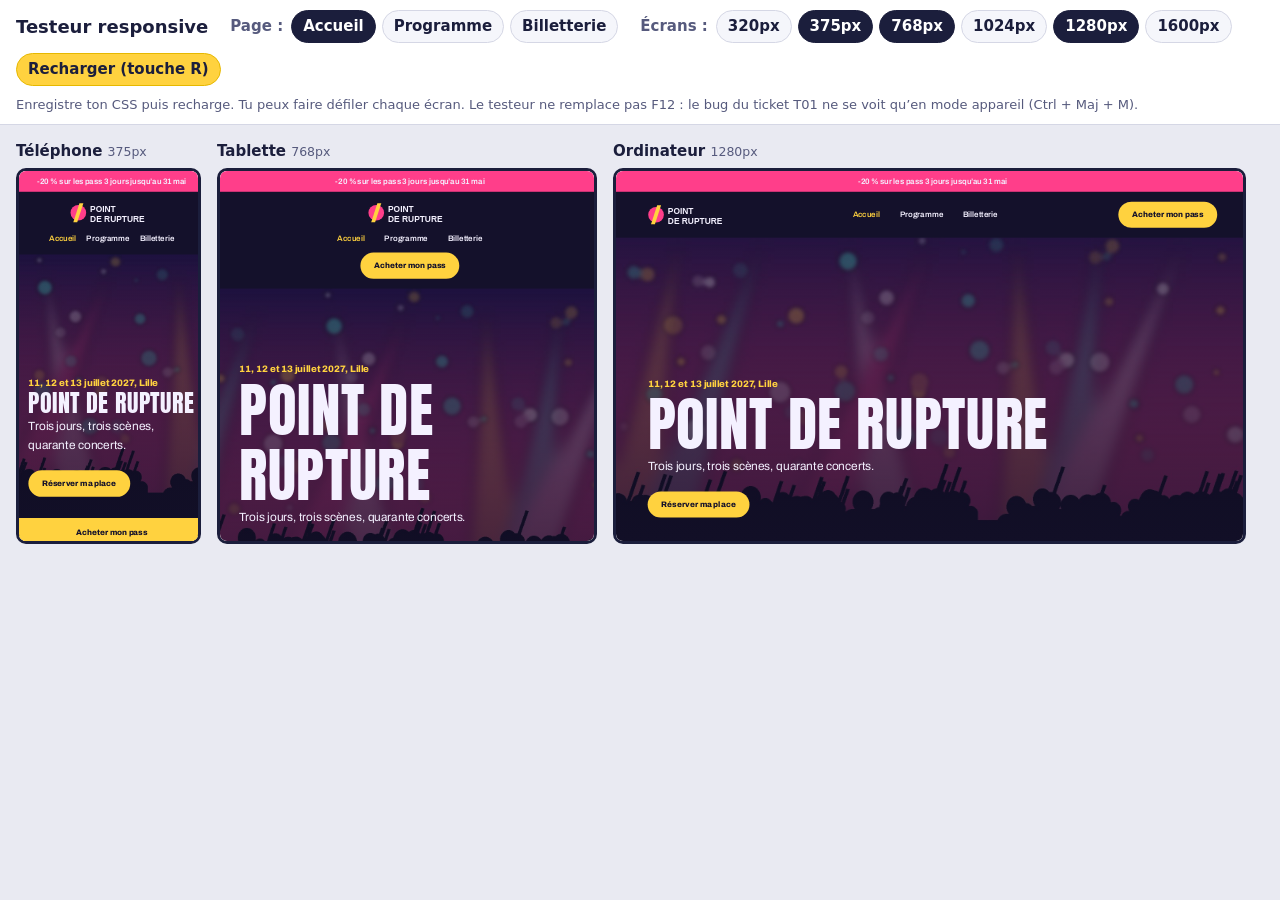
<file: testeur.html>
<!DOCTYPE html>
<html lang="fr">
<head>
<meta charset="UTF-8">
<meta name="viewport" content="width=device-width, initial-scale=1.0">
<title>Testeur responsive</title>
<style>
  * { box-sizing: border-box; }
  body {
    margin: 0;
    height: 100vh;
    display: flex;
    flex-direction: column;
    background: #e9eaf2;
    color: #1b1e3c;
    font: 15px/1.4 system-ui, -apple-system, "Segoe UI", Roboto, sans-serif;
  }
  .barre {
    display: flex;
    flex-wrap: wrap;
    align-items: center;
    gap: 10px 22px;
    padding: 10px 16px;
    background: #ffffff;
    border-bottom: 1px solid #d5d7e5;
  }
  .barre h1 { margin: 0; font-size: 18px; }
  .groupe { display: flex; flex-wrap: wrap; align-items: center; gap: 6px; }
  .groupe span { font-weight: 700; color: #565a7d; margin-right: 2px; }
  button {
    font: inherit;
    font-weight: 600;
    padding: 5px 11px;
    border: 1.5px solid #d5d7e5;
    border-radius: 99px;
    background: #f5f6fb;
    color: #1b1e3c;
    cursor: pointer;
  }
  button[aria-pressed="true"] { background: #1b1e3c; border-color: #1b1e3c; color: #ffffff; }
  #recharger { background: #ffd23f; border-color: #e6b800; }
  .note { margin: 0; color: #565a7d; font-size: 13px; }
  .ecrans {
    flex: 1;
    min-height: 0;
    display: flex;
    align-items: flex-start;
    gap: 16px;
    padding: 16px;
    overflow: auto;
  }
  .ecran { flex: none; }
  .ecran p { margin: 0 0 6px; font-weight: 700; }
  .ecran p small { font-weight: 400; color: #565a7d; }
  .cadre {
    position: relative;
    overflow: hidden;
    background: #ffffff;
    border: 3px solid #1b1e3c;
    border-radius: 10px;
  }
  .cadre iframe {
    position: absolute;
    top: 0;
    left: 0;
    border: 0;
    transform-origin: 0 0;
    background: #ffffff;
  }
</style>
</head>
<body>

<div class="barre">
  <h1>Testeur responsive</h1>
  <div class="groupe" id="pages"><span>Page :</span></div>
  <div class="groupe" id="largeurs"><span>Écrans :</span></div>
  <button id="recharger" type="button">Recharger (touche R)</button>
  <p class="note">Enregistre ton CSS puis recharge. Tu peux faire défiler chaque écran. Le testeur ne remplace pas F12 : le bug du ticket T01 ne se voit qu’en mode appareil (Ctrl + Maj + M).</p>
</div>

<div class="ecrans" id="ecrans"></div>

<script>
const PAGES = [["Accueil", "index.html"], ["Programme", "programme.html"], ["Billetterie", "billetterie.html"]];
const LARGEURS = [[320, "Petit téléphone"], [375, "Téléphone"], [768, "Tablette"], [1024, "Petit portable"], [1280, "Ordinateur"], [1600, "Grand écran"]];
const HAUTEUR = 760;
let page = "index.html";
let actives = [375, 768, 1280];

function boutons() {
  const p = document.getElementById("pages");
  p.querySelectorAll("button").forEach((b) => b.remove());
  PAGES.forEach(([nom, fichier]) => {
    const b = document.createElement("button");
    b.type = "button";
    b.textContent = nom;
    b.setAttribute("aria-pressed", fichier === page);
    b.onclick = () => { page = fichier; boutons(); dessiner(); };
    p.append(b);
  });
  const l = document.getElementById("largeurs");
  l.querySelectorAll("button").forEach((b) => b.remove());
  LARGEURS.forEach(([w]) => {
    const b = document.createElement("button");
    b.type = "button";
    b.textContent = w + "px";
    b.setAttribute("aria-pressed", actives.includes(w));
    b.onclick = () => {
      actives = actives.includes(w) ? actives.filter((x) => x !== w) : [...actives, w].sort((a, c) => a - c);
      boutons();
      dessiner();
    };
    l.append(b);
  });
}

function dessiner() {
  const zone = document.getElementById("ecrans");
  zone.innerHTML = "";
  if (!actives.length) return;
  const dispo = zone.clientWidth - 32 - 16 * (actives.length - 1) - 6 * actives.length;
  const total = actives.reduce((s, w) => s + w, 0);
  const hDispo = zone.clientHeight - 32 - 30;
  const echelle = Math.min(1, dispo / total, hDispo / HAUTEUR);
  actives.forEach((w) => {
    const nom = LARGEURS.find((x) => x[0] === w)[1];
    const e = document.createElement("div");
    e.className = "ecran";
    e.innerHTML = `<p>${nom} <small>${w}px</small></p>`;
    const cadre = document.createElement("div");
    cadre.className = "cadre";
    cadre.style.width = Math.round(w * echelle) + "px";
    cadre.style.height = Math.round(HAUTEUR * echelle) + "px";
    const f = document.createElement("iframe");
    f.title = `${nom}, ${w}px`;
    f.src = "site/" + page + "?t=" + Date.now();
    f.style.width = w + "px";
    f.style.height = HAUTEUR + "px";
    f.style.transform = `scale(${echelle})`;
    cadre.append(f);
    e.append(cadre);
    zone.append(e);
  });
}

document.getElementById("recharger").onclick = dessiner;
document.addEventListener("keydown", (e) => {
  if ((e.key === "r" || e.key === "R") && !e.ctrlKey && !e.metaKey) dessiner();
});
window.addEventListener("resize", dessiner);
boutons();
dessiner();
</script>
</body>
</html>
</file>
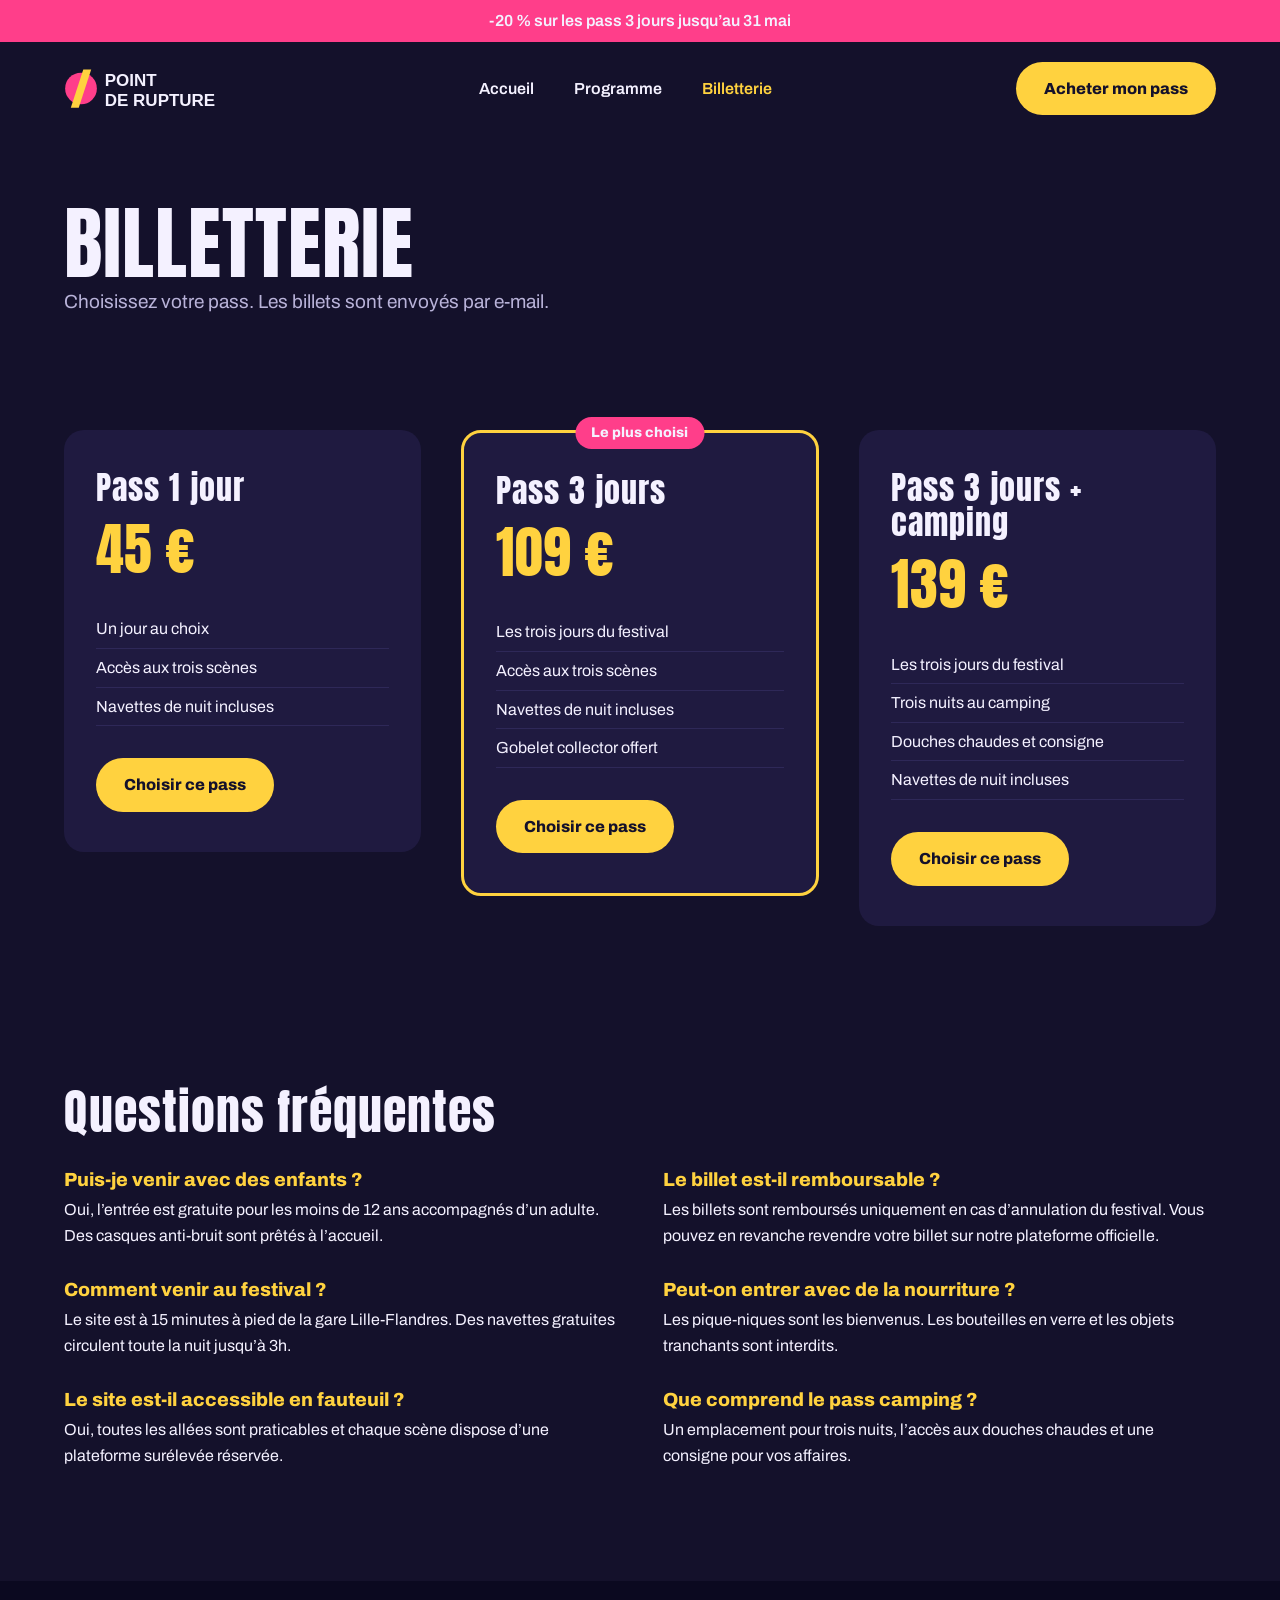
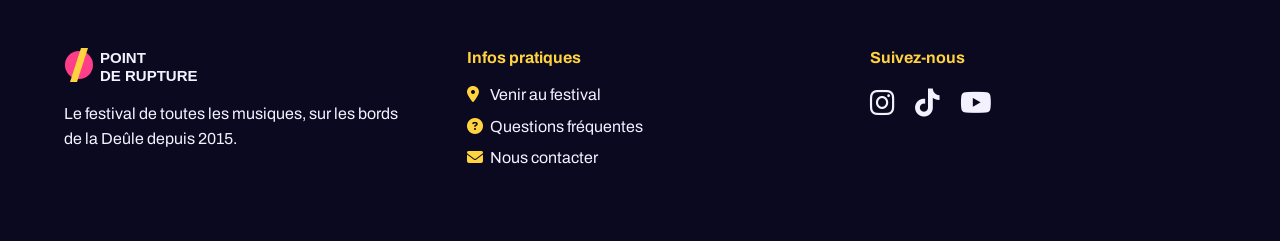
<file: site/billetterie.html>
<!DOCTYPE html>
<html lang="fr">
<head>
    <meta charset="UTF-8">
    <!-- T01 : ligne qui manquait, sans elle le téléphone affiche la page comme un ordi -->
    <meta name="viewport" content="width=device-width, initial-scale=1.0">
    <title>Billetterie | Point de rupture</title>
    <link rel="preconnect" href="https://fonts.googleapis.com">
    <link rel="preconnect" href="https://fonts.gstatic.com" crossorigin>
    <link href="https://fonts.googleapis.com/css2?family=Anton&family=Archivo:wght@400;600;800&display=swap" rel="stylesheet">
    <!-- T18 : Font Awesome pour les icônes -->
    <link rel="stylesheet" href="https://cdnjs.cloudflare.com/ajax/libs/font-awesome/6.5.1/css/all.min.css">
    <link rel="stylesheet" href="css/style.css">
</head>
<body>

<!-- BANDEAU PROMO -->
<div class="bandeau-promo">-20 % sur les pass 3 jours jusqu’au 31 mai</div>

<!-- HEADER -->
<header class="header">
    <a href="index.html" class="logo"><img src="images/logo.svg" alt="Point de rupture, retour à l’accueil"></a>
    <nav class="nav">
        <a href="index.html">Accueil</a>
        <a href="programme.html">Programme</a>
        <a href="billetterie.html" class="actif">Billetterie</a>
    </nav>
    <a href="billetterie.html" class="btn-header">Acheter mon pass</a>
</header>

<main>

    <!-- TITRE DE PAGE -->
    <section class="page-titre">
        <h1>Billetterie</h1>
        <p>Choisissez votre pass. Les billets sont envoyés par e-mail.</p>
    </section>

    <!-- TARIFS -->
    <section class="section">
        <div class="tarifs">
            <article class="tarif">
                <h3>Pass 1 jour</h3>
                <p class="prix">45 €</p>
                <ul>
                    <li>Un jour au choix</li>
                    <li>Accès aux trois scènes</li>
                    <li>Navettes de nuit incluses</li>
                </ul>
                <a href="#" class="btn">Choisir ce pass</a>
            </article>
            <article class="tarif" id="tarif-vedette">
                <span class="badge">Le plus choisi</span>
                <h3>Pass 3 jours</h3>
                <p class="prix">109 €</p>
                <ul>
                    <li>Les trois jours du festival</li>
                    <li>Accès aux trois scènes</li>
                    <li>Navettes de nuit incluses</li>
                    <li>Gobelet collector offert</li>
                </ul>
                <a href="#" class="btn">Choisir ce pass</a>
            </article>
            <article class="tarif">
                <h3>Pass 3 jours + camping</h3>
                <p class="prix">139 €</p>
                <ul>
                    <li>Les trois jours du festival</li>
                    <li>Trois nuits au camping</li>
                    <li>Douches chaudes et consigne</li>
                    <li>Navettes de nuit incluses</li>
                </ul>
                <a href="#" class="btn">Choisir ce pass</a>
            </article>
        </div>
    </section>

    <!-- FAQ -->
    <section class="section" id="faq">
        <h2>Questions fréquentes</h2>
        <div class="questions">
            <div class="question">
                <h3>Puis-je venir avec des enfants ?</h3>
                <p>Oui, l’entrée est gratuite pour les moins de 12 ans accompagnés d’un adulte. Des casques anti-bruit sont prêtés à l’accueil.</p>
            </div>
            <div class="question">
                <h3>Le billet est-il remboursable ?</h3>
                <p>Les billets sont remboursés uniquement en cas d’annulation du festival. Vous pouvez en revanche revendre votre billet sur notre plateforme officielle.</p>
            </div>
            <div class="question">
                <h3>Comment venir au festival ?</h3>
                <p>Le site est à 15 minutes à pied de la gare Lille-Flandres. Des navettes gratuites circulent toute la nuit jusqu’à 3h.</p>
            </div>
            <div class="question">
                <h3>Peut-on entrer avec de la nourriture ?</h3>
                <p>Les pique-niques sont les bienvenus. Les bouteilles en verre et les objets tranchants sont interdits.</p>
            </div>
            <div class="question">
                <h3>Le site est-il accessible en fauteuil ?</h3>
                <p>Oui, toutes les allées sont praticables et chaque scène dispose d’une plateforme surélevée réservée.</p>
            </div>
            <div class="question">
                <h3>Que comprend le pass camping ?</h3>
                <p>Un emplacement pour trois nuits, l’accès aux douches chaudes et une consigne pour vos affaires.</p>
            </div>
        </div>
    </section>

</main>

<!-- FOOTER -->
<footer class="footer">
    <div class="footer-col">
        <img src="images/logo.svg" alt="Point de rupture">
        <p>Le festival de toutes les musiques, sur les bords de la Deûle depuis 2015.</p>
    </div>
    <div class="footer-col">
        <h4>Infos pratiques</h4>
        <!-- T18 : une icône jaune devant chaque lien -->
        <a href="#"><i class="fa-solid fa-location-dot icone-info"></i> Venir au festival</a>
        <a href="billetterie.html#faq"><i class="fa-solid fa-circle-question icone-info"></i> Questions fréquentes</a>
        <a href="#"><i class="fa-solid fa-envelope icone-info"></i> Nous contacter</a>
    </div>
    <div class="footer-col">
        <h4>Suivez-nous</h4>
        <!-- T18 : les icônes des réseaux, regroupées dans un div pour les mettre côte à côte -->
        <div class="reseaux">
            <a href="#" aria-label="Instagram"><i class="fa-brands fa-instagram"></i></a>
            <a href="#" aria-label="TikTok"><i class="fa-brands fa-tiktok"></i></a>
            <a href="#" aria-label="YouTube"><i class="fa-brands fa-youtube"></i></a>
        </div>
    </div>
</footer>

<!-- BARRE MOBILE (Kevin : le client la veut seulement sur téléphone, voir le CSS) -->
<a href="billetterie.html" class="barre-mobile">Acheter mon pass</a>

</body>
</html>
</file>
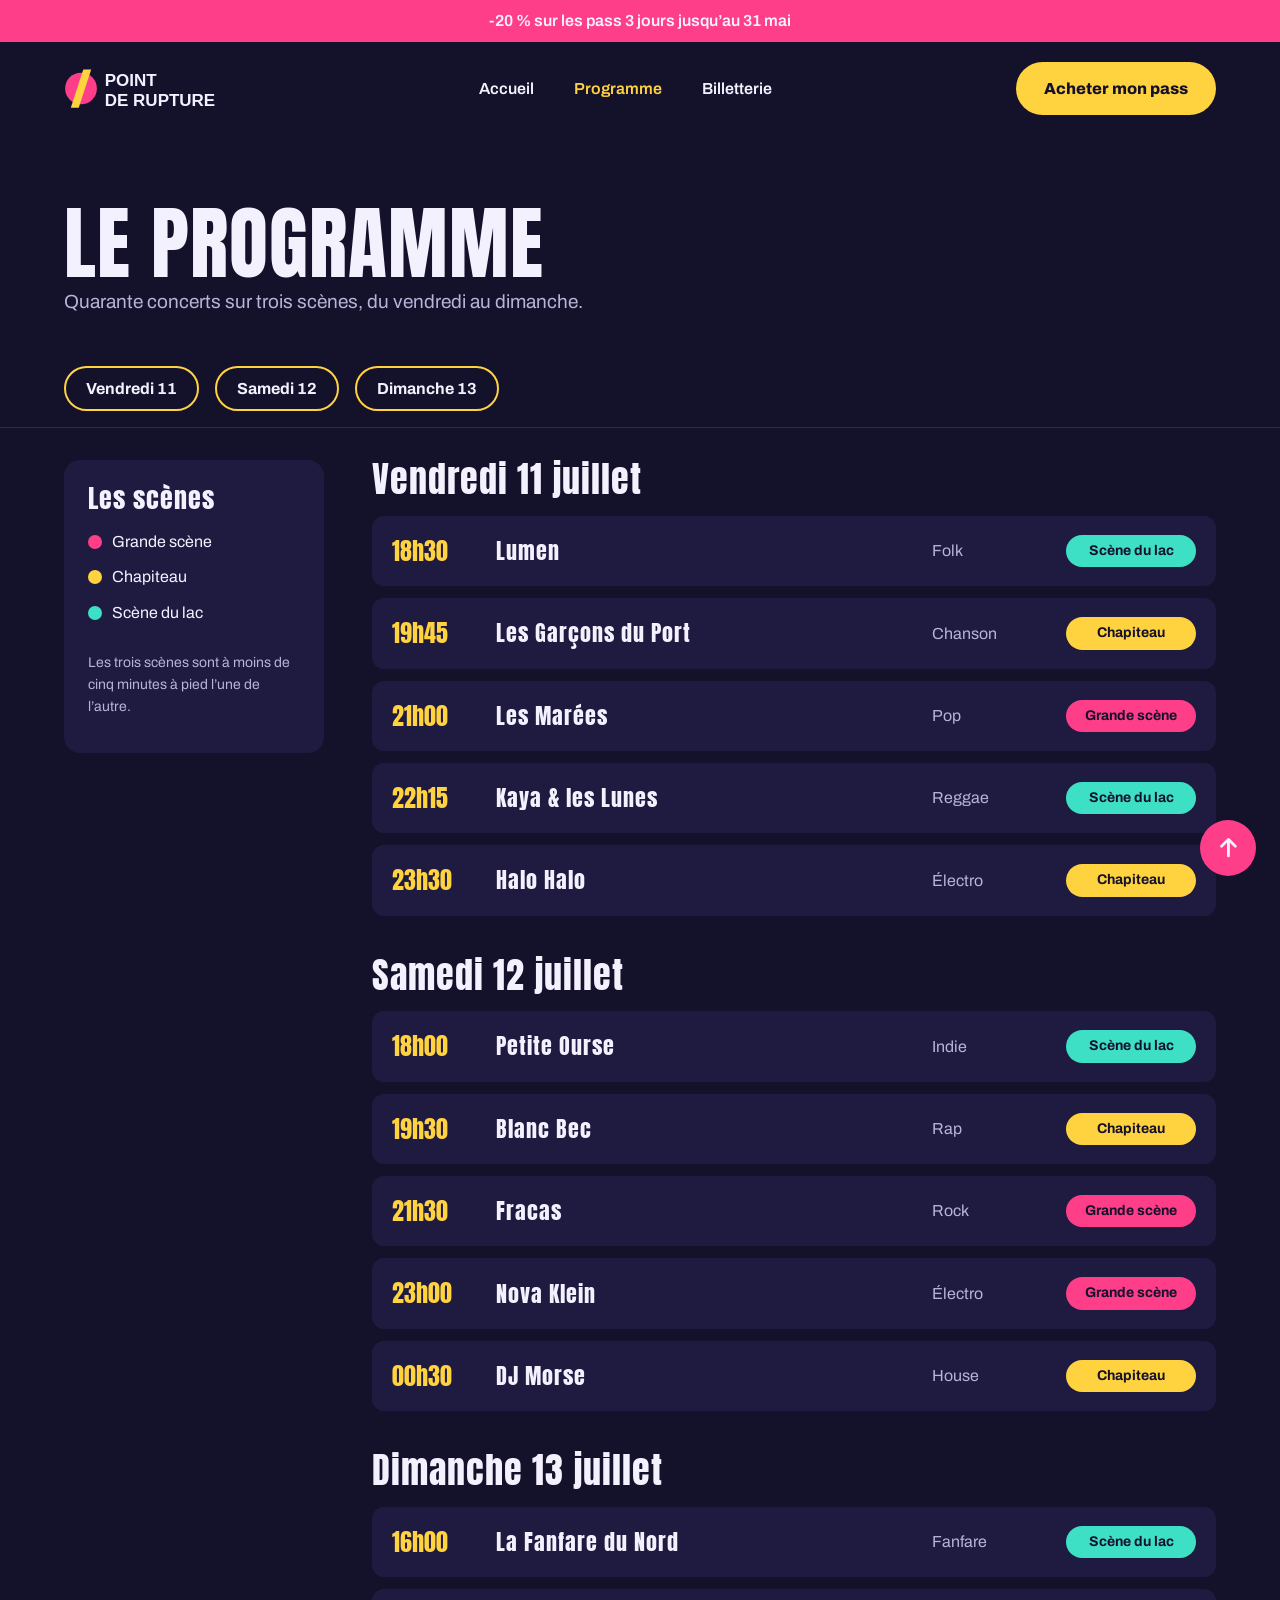
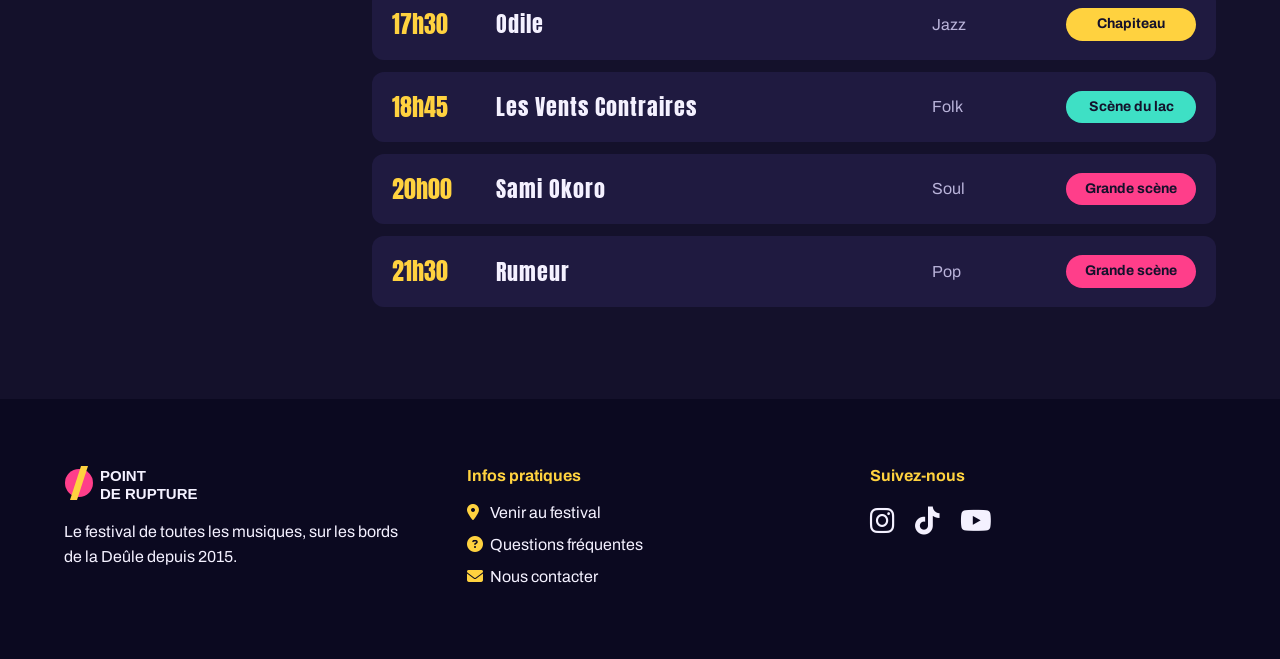
<file: site/programme.html>
<!DOCTYPE html>
<html lang="fr">
<head>
    <meta charset="UTF-8">
    <meta name="viewport" content="width=device-width, initial-scale=1.0">
    <title>Programme | Point de rupture</title>
    <link rel="preconnect" href="https://fonts.googleapis.com">
    <link rel="preconnect" href="https://fonts.gstatic.com" crossorigin>
    <link href="https://fonts.googleapis.com/css2?family=Anton&family=Archivo:wght@400;600;800&display=swap" rel="stylesheet">
    <!-- T18 : Font Awesome pour les icônes -->
    <link rel="stylesheet" href="https://cdnjs.cloudflare.com/ajax/libs/font-awesome/6.5.1/css/all.min.css">
    <link rel="stylesheet" href="css/style.css">
</head>
<body>

<!-- BANDEAU PROMO -->
<div class="bandeau-promo">-20 % sur les pass 3 jours jusqu’au 31 mai</div>

<!-- HEADER -->
<header class="header">
    <a href="index.html" class="logo"><img src="images/logo.svg" alt="Point de rupture, retour à l’accueil"></a>
    <nav class="nav">
        <a href="index.html">Accueil</a>
        <a href="programme.html" class="actif">Programme</a>
        <a href="billetterie.html">Billetterie</a>
    </nav>
    <!-- T17 : faute de frappe dans billetterie -->
    <a href="billetterie.html" class="btn-header">Acheter mon pass</a>
</header>

<main>

    <!-- TITRE DE PAGE -->
    <section class="page-titre">
        <h1>Le programme</h1>
        <p>Quarante concerts sur trois scènes, du vendredi au dimanche.</p>
    </section>

    <!-- ONGLETS DES JOURS -->
    <nav class="jours">
        <a href="#vendredi">Vendredi 11</a>
        <a href="#samedi">Samedi 12</a>
        <a href="#dimanche">Dimanche 13</a>
    </nav>

    <!-- PROGRAMME -->
    <div class="programme">

        <aside class="scenes">
            <h3>Les scènes</h3>
            <p><span class="pastille-grande"></span>Grande scène</p>
            <p><span class="pastille-chapiteau"></span>Chapiteau</p>
            <p><span class="pastille-lac"></span>Scène du lac</p>
            <p class="scenes-info">Les trois scènes sont à moins de cinq minutes à pied l’une de l’autre.</p>
        </aside>

        <div class="concerts">
            <h2 id="vendredi">Vendredi 11 juillet</h2>
            <article class="concert">
                <span class="heure">18h30</span>
                <h3 class="nom">Lumen</h3>
                <span class="style">Folk</span>
                <span class="scene-lac">Scène du lac</span>
            </article>
            <article class="concert">
                <span class="heure">19h45</span>
                <h3 class="nom">Les Garçons du Port</h3>
                <span class="style">Chanson</span>
                <span class="scene-chapiteau">Chapiteau</span>
            </article>
            <article class="concert">
                <span class="heure">21h00</span>
                <h3 class="nom">Les Marées</h3>
                <span class="style">Pop</span>
                <span class="scene-grande">Grande scène</span>
            </article>
            <article class="concert">
                <span class="heure">22h15</span>
                <h3 class="nom">Kaya & les Lunes</h3>
                <span class="style">Reggae</span>
                <span class="scene-lac">Scène du lac</span>
            </article>
            <article class="concert">
                <span class="heure">23h30</span>
                <h3 class="nom">Halo Halo</h3>
                <span class="style">Électro</span>
                <span class="scene-chapiteau">Chapiteau</span>
            </article>

            <h2 id="samedi">Samedi 12 juillet</h2>
            <article class="concert">
                <span class="heure">18h00</span>
                <h3 class="nom">Petite Ourse</h3>
                <span class="style">Indie</span>
                <span class="scene-lac">Scène du lac</span>
            </article>
            <article class="concert">
                <span class="heure">19h30</span>
                <h3 class="nom">Blanc Bec</h3>
                <span class="style">Rap</span>
                <span class="scene-chapiteau">Chapiteau</span>
            </article>
            <article class="concert">
                <span class="heure">21h30</span>
                <h3 class="nom">Fracas</h3>
                <span class="style">Rock</span>
                <span class="scene-grande">Grande scène</span>
            </article>
            <article class="concert">
                <span class="heure">23h00</span>
                <h3 class="nom">Nova Klein</h3>
                <span class="style">Électro</span>
                <span class="scene-grande">Grande scène</span>
            </article>
            <article class="concert">
                <span class="heure">00h30</span>
                <h3 class="nom">DJ Morse</h3>
                <span class="style">House</span>
                <span class="scene-chapiteau">Chapiteau</span>
            </article>

            <h2 id="dimanche">Dimanche 13 juillet</h2>
            <article class="concert">
                <span class="heure">16h00</span>
                <h3 class="nom">La Fanfare du Nord</h3>
                <span class="style">Fanfare</span>
                <span class="scene-lac">Scène du lac</span>
            </article>
            <article class="concert">
                <span class="heure">17h30</span>
                <h3 class="nom">Odile</h3>
                <span class="style">Jazz</span>
                <span class="scene-chapiteau">Chapiteau</span>
            </article>
            <article class="concert">
                <span class="heure">18h45</span>
                <h3 class="nom">Les Vents Contraires</h3>
                <span class="style">Folk</span>
                <span class="scene-lac">Scène du lac</span>
            </article>
            <article class="concert">
                <span class="heure">20h00</span>
                <h3 class="nom">Sami Okoro</h3>
                <span class="style">Soul</span>
                <span class="scene-grande">Grande scène</span>
            </article>
            <article class="concert">
                <span class="heure">21h30</span>
                <h3 class="nom">Rumeur</h3>
                <span class="style">Pop</span>
                <span class="scene-grande">Grande scène</span>
            </article>
        </div>

    </div>

</main>

<!-- FOOTER -->
<footer class="footer">
    <div class="footer-col">
        <img src="images/logo.svg" alt="Point de rupture">
        <p>Le festival de toutes les musiques, sur les bords de la Deûle depuis 2015.</p>
    </div>
    <div class="footer-col">
        <h4>Infos pratiques</h4>
        <!-- T18 : une icône jaune devant chaque lien -->
        <a href="#"><i class="fa-solid fa-location-dot icone-info"></i> Venir au festival</a>
        <a href="billetterie.html#faq"><i class="fa-solid fa-circle-question icone-info"></i> Questions fréquentes</a>
        <a href="#"><i class="fa-solid fa-envelope icone-info"></i> Nous contacter</a>
    </div>
    <div class="footer-col">
        <h4>Suivez-nous</h4>
        <!-- T18 : les icônes des réseaux, regroupées dans un div pour les mettre côte à côte -->
        <div class="reseaux">
            <a href="#" aria-label="Instagram"><i class="fa-brands fa-instagram"></i></a>
            <a href="#" aria-label="TikTok"><i class="fa-brands fa-tiktok"></i></a>
            <a href="#" aria-label="YouTube"><i class="fa-brands fa-youtube"></i></a>
        </div>
    </div>
</footer>

<!-- T22 : bouton retour en haut (href="#" ramène en haut de la page) -->
<a href="#" class="retour-haut" aria-label="Retour en haut de la page"><i class="fa-solid fa-arrow-up"></i></a>

<!-- BARRE MOBILE (Kevin : le client la veut seulement sur téléphone, voir le CSS) -->
<a href="billetterie.html" class="barre-mobile">Acheter mon pass</a>

</body>
</html>
</file>
<file: site/css/style.css>
/* =========================================================
   POINT DE RUPTURE - style.css
   Kevin, dernière modif le 14 juin

   Version ORDINATEUR : terminée, validée par la cliente.
   Version téléphone / tablette : pas eu le temps...
   Désolé à celui ou celle qui reprend. Bon courage !
   ========================================================= */


/* 1. *************** BASE ****************/
* {
    margin: 0;
    padding: 0;
    box-sizing: border-box;
}

body {
    font-family: "Archivo", Arial, sans-serif;
    color: #f4f1ff;
    background-color: #14112b;
    line-height: 1.6;
}

img {
    display: block;
}

a {
    color: inherit;
}

h1, h2, h3 {
    font-family: "Anton", Impact, sans-serif;
    font-weight: 400;
    letter-spacing: 1px;
    line-height: 1.1;
}

h2 {
    font-size: 48px;
    margin-bottom: 32px;
}

.section {
    padding: 80px 5vw;
}

.btn {
    display: inline-block;
    background-color: #ffd23f;
    color: #14112b;
    padding: 14px 28px;
    border-radius: 999px;
    font-weight: 800;
    text-decoration: none;
}


/* 2. *************** BANDEAU PROMO ****************/
.bandeau-promo {
    background-color: #ff3e8a;
    text-align: center;
    padding: 8px 16px;
    font-weight: 600;
}


/* 3. *************** HEADER ****************/
.header {
    display: flex;
    justify-content: space-between;
    align-items: center;
    gap: 32px;
    padding: 20px 5vw;
}

.logo img {
    width: 170px;
}

.nav {
    display: flex;
    gap: 40px;
}

.nav a {
    text-decoration: none;
    font-weight: 600;
}

.actif {
    color: #ffd23f;
}

.btn-header {
    background-color: #ffd23f;
    color: #14112b;
    padding: 14px 28px;
    border-radius: 999px;
    font-weight: 800;
    text-decoration: none;
}


/* 4. *************** HÉRO ****************/
/* Kevin : le dégradé sombre par-dessus la photo rend le texte lisible */
.hero {
    height: 85vh; /* T03 : 85 % de la hauteur de l'écran (avant : 700px) */
    display: flex;
    align-items: flex-end;
    padding: 0 5vw;
    padding-bottom: 80px;
    background-image: linear-gradient(rgba(20, 17, 43, 0.3), rgba(20, 17, 43, 0.85)), url("../images/hero.jpg");
    background-size: cover;
    background-position: center;
}

.hero-dates {
    color: #ffd23f;
    font-weight: 800;
    font-size: 19px;
}

.hero h1 {
    font-size: 120px;
    text-transform: uppercase;
}

.hero-slogan {
    font-size: 24px;
    margin-bottom: 32px;
}


/* 5. *************** CHIFFRES ****************/
.chiffres {
    display: flex;
    justify-content: space-between;
    padding: 48px 5vw;
    background-color: #ffd23f;
    color: #14112b;
}

.chiffre {
    width: 23%;
    text-align: center;
}

.chiffre strong {
    display: block;
    font-family: "Anton", Impact, sans-serif;
    font-weight: 400;
    font-size: 56px;
    line-height: 1.1;
}

.chiffre span {
    font-weight: 600;
}


/* 6. *************** TÊTES D'AFFICHE ****************/
.artistes {
    display: flex;
    justify-content: space-between;
    margin-bottom: 40px;
}

.artiste {
    position: relative; /* T20 : sert de repère pour placer le nom sur la photo */
    width: 23%;
}

.artiste img {
    width: 100%;
    height: 320px;
    object-fit: cover;
    border-radius: 16px;
    margin-bottom: 16px;
    filter: brightness(0.6); /* T20 : photo assombrie pour bien lire le nom */
}

.artiste h3 {
    font-size: 29px;
    position: absolute; /* T20 : le nom passe par-dessus la photo */
    top: 270px; /* T20 : la photo fait 320px de haut, le nom se met en bas */
    left: 16px; /* T20 : à gauche */
}

/* T21 : le badge rose "Nouveau" en haut à droite de la photo */
.badge-nouveau {
    position: absolute;
    top: 12px;
    right: 12px;
    padding: 4px 12px;
    background-color: #ff3e8a;
    border-radius: 999px;
    font-weight: 800;
    font-size: 14px;
}

.artiste p {
    color: #b9b3d9;
}

.lien-programme {
    font-weight: 800;
    color: #ffd23f;
}


/* 7. *************** L'ESPRIT DU FESTIVAL ****************/
#esprit {
    display: flex;
    align-items: center;
    gap: 64px;
    background-color: #1f1a40;
}

.esprit-texte {
    width: 45%;
}

.esprit-texte p {
    margin-bottom: 16px;
    font-size: 18px;
}

/* Kevin : l'image a pile la bonne taille sur mon écran */
.esprit-image {
    width: 50%; /* T07 : unité relative à la place de 560px */
    border-radius: 16px;
}


/* 8. *************** PARTENAIRES ****************/
.logos {
    display: flex;
    justify-content: space-between;
    align-items: center;
}

.logos img {
    width: 14%;
}


/* 9. *************** FOOTER ****************/
.footer {
    display: flex;
    justify-content: space-between;
    gap: 48px;
    padding: 64px 5vw;
    background-color: #0b0920;
}

.footer-col {
    width: 30%;
}

.footer-col img {
    width: 150px;
    margin-bottom: 16px;
}

.footer h4 {
    color: #ffd23f;
    margin-bottom: 12px;
}

.footer-col a {
    display: block;
    text-decoration: none;
    margin-bottom: 6px;
}

/* T18 : les icônes des réseaux côte à côte, en 28px */
.reseaux {
    display: flex;
    gap: 20px;
    font-size: 28px;
}

/* T18 : les icônes jaunes des infos pratiques */
.icone-info {
    color: #ffd23f;
    width: 20px;
}


/* 10. *************** BARRE MOBILE ****************/
/* Kevin : la cliente veut un bouton "Acheter mon pass" collé en bas de
   l'écran, mais SEULEMENT sur téléphone. Il est dans le HTML de chaque
   page, caché pour l'instant. TODO */
.barre-mobile {
    display: none;
    background-color: #ffd23f;
    color: #14112b;
    text-align: center;
    font-weight: 800;
    padding: 16px;
    text-decoration: none;
}


/* 11. *************** PAGES INTÉRIEURES ****************/
.page-titre {
    padding: 64px 5vw;
    padding-bottom: 32px;
}

.page-titre h1 {
    font-size: 80px;
    text-transform: uppercase;
}

.page-titre p {
    font-size: 19px;
    color: #b9b3d9;
}


/* 12. *************** PROGRAMME ****************/
.jours {
    position: sticky; /* T11 : les onglets restent collés en haut */
    top: 0; /* T11 */
    z-index: 10; /* T11 : les concerts passent dessous */
    display: flex;
    gap: 16px;
    padding: 16px 5vw;
    background-color: #14112b;
    border-bottom: 1px solid #2e2858;
}

.jours a {
    white-space: nowrap; /* Kevin : le texte des onglets ne passe jamais à la ligne */
    padding: 8px 20px;
    border: 2px solid #ffd23f;
    border-radius: 999px;
    text-decoration: none;
    font-weight: 700;
}

.programme {
    display: flex;
    align-items: flex-start;
    gap: 48px;
    padding: 32px 5vw;
    padding-bottom: 80px;
}

.scenes {
    width: 260px;
    flex-shrink: 0;
    background-color: #1f1a40;
    padding: 24px;
    border-radius: 16px;
}

.scenes h3 {
    font-size: 26px;
    margin-bottom: 16px;
}

.scenes p {
    display: flex;
    align-items: center;
    gap: 10px;
    margin-bottom: 10px;
}

.scenes-info {
    color: #b9b3d9;
    font-size: 14px;
    padding-top: 16px;
}

.pastille-grande,
.pastille-chapiteau,
.pastille-lac {
    width: 14px;
    height: 14px;
    border-radius: 50%;
}

.pastille-grande {
    background-color: #ff3e8a;
}

.pastille-chapiteau {
    background-color: #ffd23f;
}

.pastille-lac {
    background-color: #3ee0c5;
}

.concerts {
    width: 100%;
}

.concerts h2 {
    font-size: 36px;
    margin-bottom: 16px;
}

#samedi,
#dimanche {
    margin-top: 40px;
}

.concert {
    display: flex;
    align-items: center;
    gap: 24px;
    padding: 16px 20px;
    margin-bottom: 12px;
    background-color: #1f1a40;
    border-radius: 12px;
}

.heure {
    width: 80px;
    flex-shrink: 0;
    font-family: "Anton", Impact, sans-serif;
    font-size: 24px;
    color: #ffd23f;
}

.nom {
    width: 100%;
    font-size: 22px;
}

.style {
    width: 110px;
    flex-shrink: 0;
    color: #b9b3d9;
}

.scene-grande,
.scene-chapiteau,
.scene-lac {
    width: 130px;
    flex-shrink: 0;
    padding: 5px 12px;
    border-radius: 999px;
    color: #14112b;
    font-size: 14px;
    font-weight: 700;
    text-align: center;
}

.scene-grande {
    background-color: #ff3e8a;
}

.scene-chapiteau {
    background-color: #ffd23f;
}

.scene-lac {
    background-color: #3ee0c5;
}


/* 13. *************** BILLETTERIE ****************/
.tarifs {
    display: flex;
    justify-content: space-between;
    align-items: flex-start;
}

.tarif {
    position: relative;
    width: 31%;
    padding: 40px 32px;
    background-color: #1f1a40;
    border-radius: 20px;
}

#tarif-vedette {
    border: 3px solid #ffd23f;
}

.badge {
    position: absolute;
    top: -16px;
    left: 50%;
    transform: translateX(-50%);
    padding: 5px 16px;
    background-color: #ff3e8a;
    border-radius: 999px;
    font-weight: 800;
    font-size: 14px;
    white-space: nowrap;
}

.tarif h3 {
    font-size: 32px;
}

.prix {
    font-family: "Anton", Impact, sans-serif;
    font-size: 56px;
    color: #ffd23f;
    margin-bottom: 16px;
}

.tarif ul {
    list-style: none;
    margin-bottom: 32px;
}

.tarif li {
    padding: 6px 0;
    border-bottom: 1px solid #2e2858;
}

.questions {
    display: flex;
    flex-wrap: wrap;
    justify-content: space-between;
}

.question {
    width: 48%;
    margin-bottom: 32px;
}

.question h3 {
    font-family: "Archivo", Arial, sans-serif;
    font-weight: 800;
    font-size: 19px;
    letter-spacing: 0;
    color: #ffd23f;
    margin-bottom: 6px;
}


/* 15. *************** RETOUR EN HAUT ****************/
/* (placée avant le responsive, car les media queries vont à la fin) */
/* T22 : bouton rond rose, toujours visible en bas à droite */
.retour-haut {
    position: fixed;
    bottom: 24px;
    right: 24px;
    width: 56px;
    height: 56px;
    display: flex;
    justify-content: center;
    align-items: center;
    background-color: #ff3e8a;
    border-radius: 50%;
    font-size: 22px;
    text-decoration: none;
    z-index: 30;
}


/* 14. *************** RESPONSIVE ****************/

/* Ordre des media queries : de la plus grande à la plus petite
   (sinon la règle tablette écrase la règle téléphone) */

/*  PETIT PORTABLE : 1024px et moins  */
@media (max-width: 1024px) {

    /* T06 : deux artistes par ligne */
    .artistes {
        flex-wrap: wrap;
    }

    .artiste {
        width: 48%;
        margin-bottom: 32px;
    }
}

/*  TABLETTE : 768px et moins  */
@media (max-width: 768px) {

    /* T04 : le logo passe au-dessus du menu, tout est centré */
    .header {
        flex-direction: column;
        gap: 16px;
    }

    /* T05 : deux chiffres par ligne */
    .chiffres {
        flex-wrap: wrap;
        row-gap: 24px;
    }

    .chiffre {
        width: 48%;
    }

    /* T07 : la photo au-dessus du texte */
    #esprit {
        flex-direction: column-reverse;
        gap: 32px;
    }

    .esprit-texte {
        width: 100%;
    }

    .esprit-image {
        width: 100%;
    }

    /* T08 : trois logos par ligne */
    .logos {
        flex-wrap: wrap;
        row-gap: 24px;
    }

    .logos img {
        width: 30%;
    }

    /* T09 : les colonnes du footer l'une sous l'autre, centrées */
    .footer {
        flex-direction: column;
        text-align: center;
    }

    .footer-col {
        width: 100%;
    }

    .footer-col img {
        margin-left: auto; /* T09 : le logo est une image, il faut des marges auto */
        margin-right: auto;
    }

    /* T18 : les icônes des réseaux centrées */
    .reseaux {
        justify-content: center;
    }

    /* T12 : on cache la légende des scènes */
    .scenes {
        display: none;
    }

    /* T13 : un tarif par ligne, centré, 60 % de la largeur */
    .tarifs {
        flex-direction: column;
        align-items: center;
        gap: 40px;
    }

    .tarif {
        width: 60%;
    }

    /* T14 : les questions sur une seule colonne */
    .question {
        width: 100%;
    }
}

/*  TÉLÉPHONE : 480px et moins  */
@media (max-width: 480px) {

    /* T02 : Kevin avait oublié le "px" dans la condition (480 au lieu de 480px) */
    .hero h1 {
        font-size: 48px;
    }

    /* T03 : héro à 75 % de la hauteur de l'écran */
    .hero {
        height: 75vh;
    }

    /* T04 : le bouton jaune du header disparaît */
    .btn-header {
        display: none;
    }

    /* T06 : un artiste par ligne
       T19 : remplacé par un slider, les artistes restent sur une seule ligne
       et on les fait défiler horizontalement */
    .artistes {
        flex-wrap: nowrap;
        gap: 16px;
        overflow-x: auto; /* T19 : seul le slider défile sur le côté */
        scroll-snap-type: x mandatory; /* T19 : le slider s'arrête sur chaque artiste */
    }

    .artiste {
        width: 80%; /* T19 : 80 % pour voir le bord de l'artiste suivant */
        flex-shrink: 0; /* T19 : les artistes ne se tassent pas */
        scroll-snap-align: start;
    }

    /* T08 : deux logos par ligne */
    .logos img {
        width: 45%;
    }

    /* T10 : la barre "Acheter mon pass" collée en bas de l'écran */
    .barre-mobile {
        display: block;
        position: fixed;
        bottom: 0;
        left: 0;
        width: 100%;
        z-index: 20;
    }

    /* T10 : de la place en bas de la page pour ne pas cacher le footer */
    body {
        padding-bottom: 60px;
    }

    /* T22 : le bouton remonte juste au-dessus de la barre jaune */
    .retour-haut {
        bottom: 80px;
    }

    /* T12 : les infos de chaque concert les unes sous les autres */
    .concert {
        flex-direction: column;
        align-items: flex-start;
        gap: 8px;
    }

    /* T13 : chaque tarif prend toute la largeur */
    .tarif {
        width: 100%;
    }

    /* T16 : le menu dépassait à 320px */
    .nav {
        gap: 20px;
    }

    /* T16 : les titres des pages programme et billetterie dépassaient */
    .page-titre h1 {
        font-size: 48px;
    }

    /* T16 : les onglets des jours dépassaient, ils passent à la ligne */
    .jours {
        flex-wrap: wrap;
        gap: 8px;
    }

    .jours a {
        padding: 6px 12px;
    }

    /* T16 : "25 000" dépassait de sa case */
    .chiffre strong {
        font-size: 40px;
    }
}

/*  GRAND ÉCRAN : 1440px et plus  */
@media (min-width: 1440px) {

    /* T15 : 12vw de marge sur les côtés au lieu de 5vw */
    .section,.header,.hero,.chiffres,.footer,.page-titre,.jours,.programme {
        padding-left: 12vw;
        padding-right: 12vw;
    }
}

/* Importation Git Hub réussi*/
</file>
